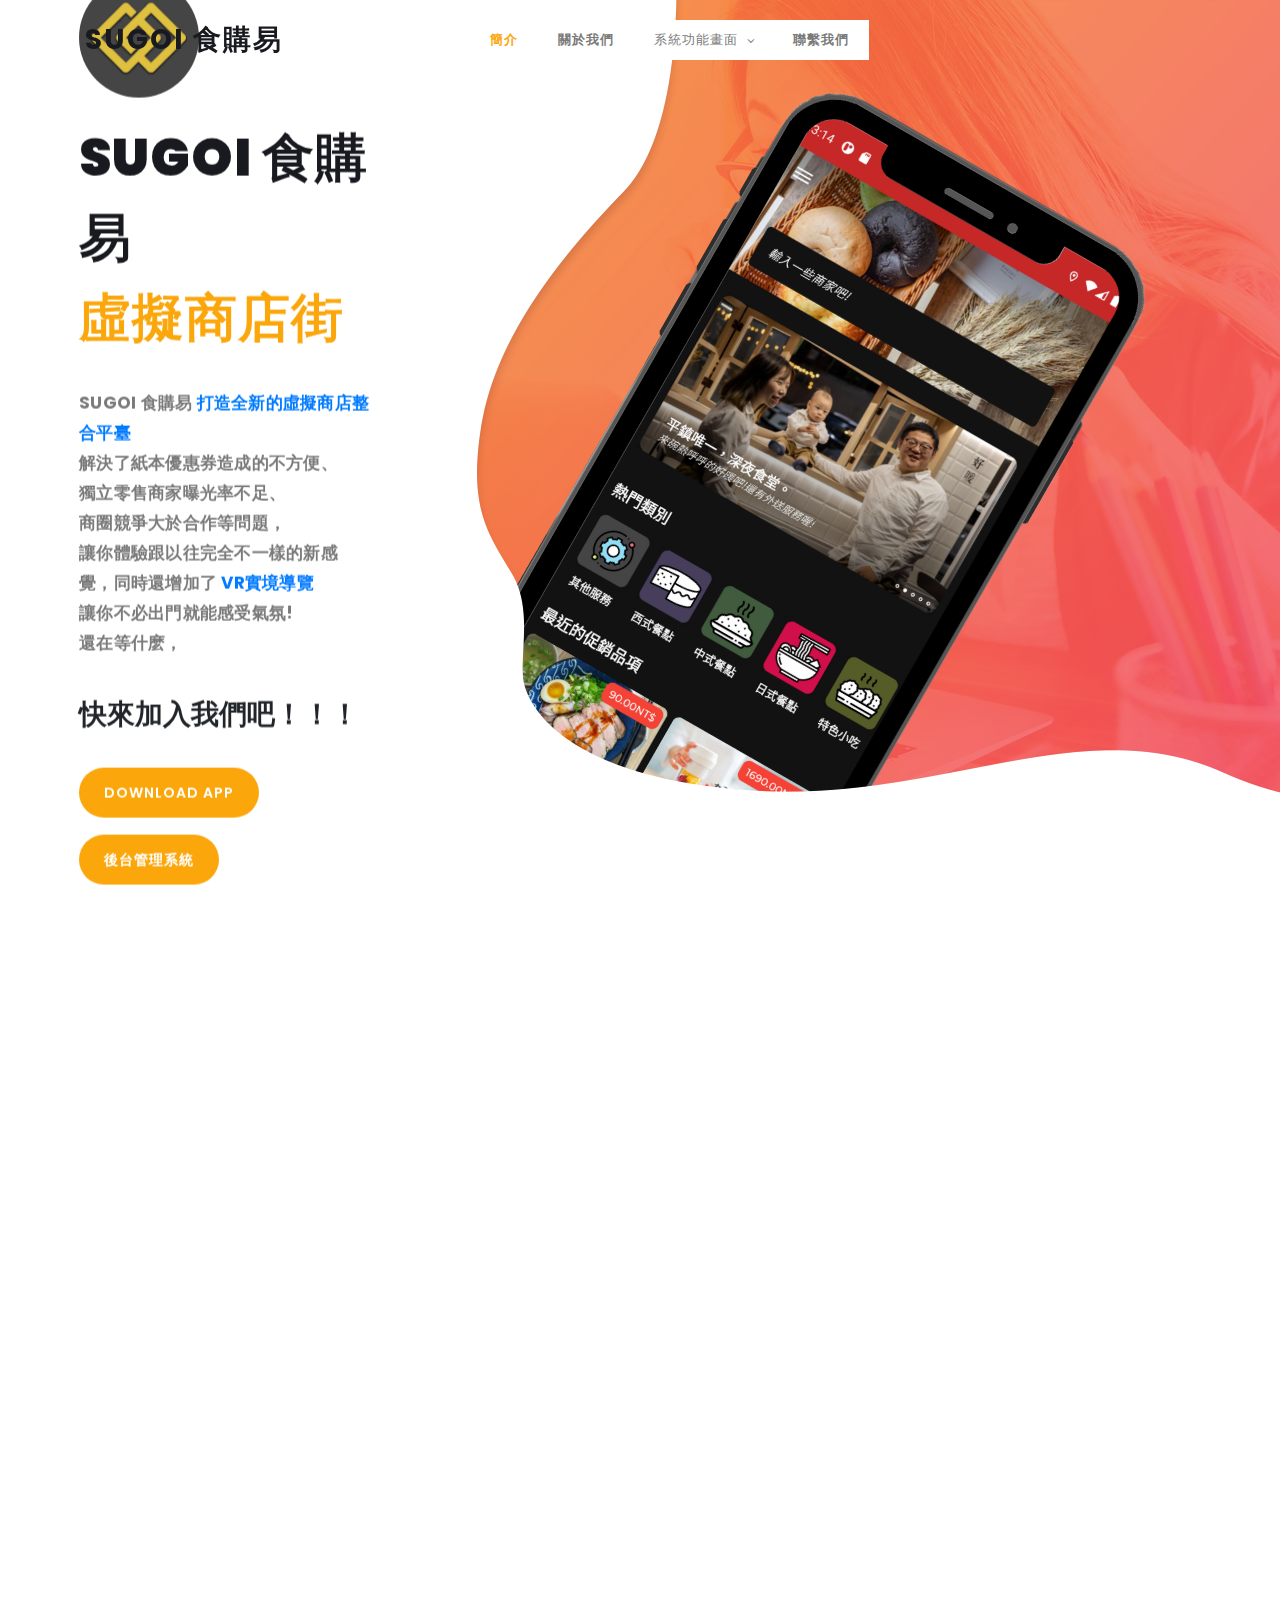
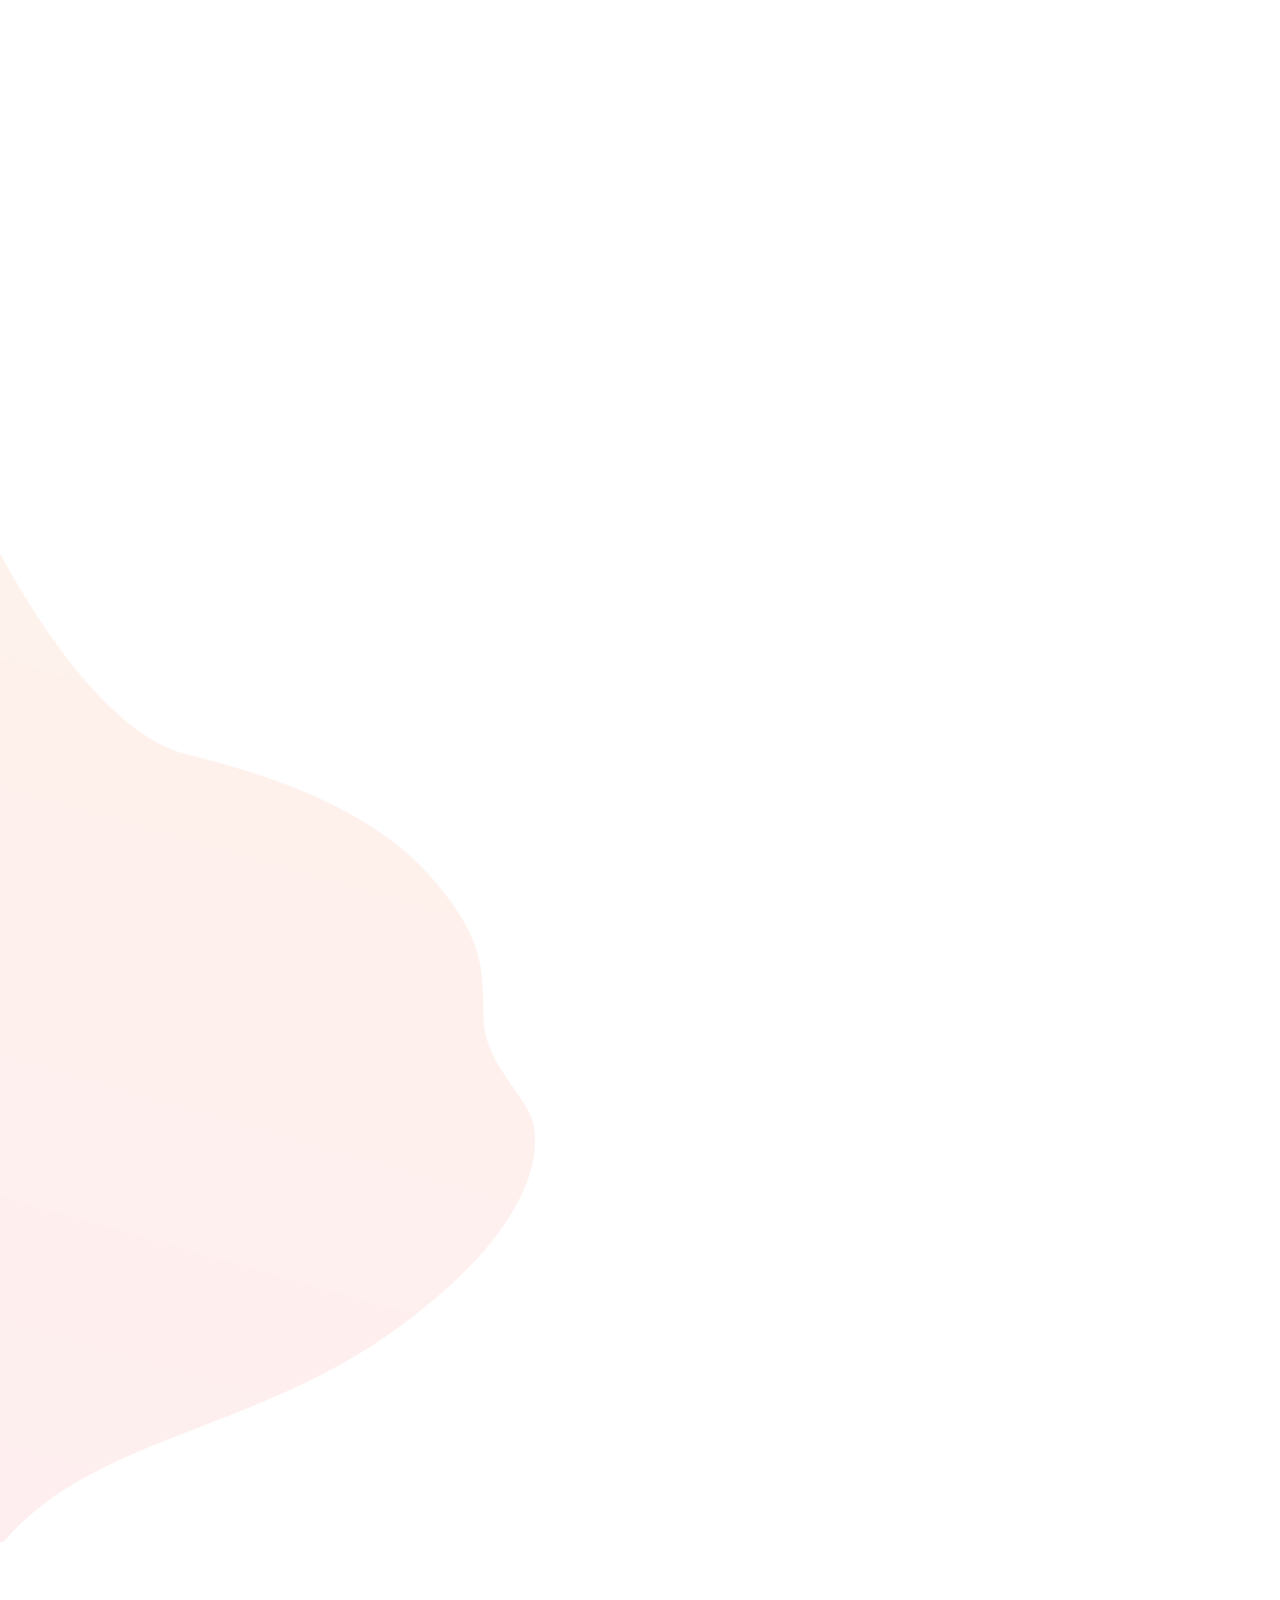
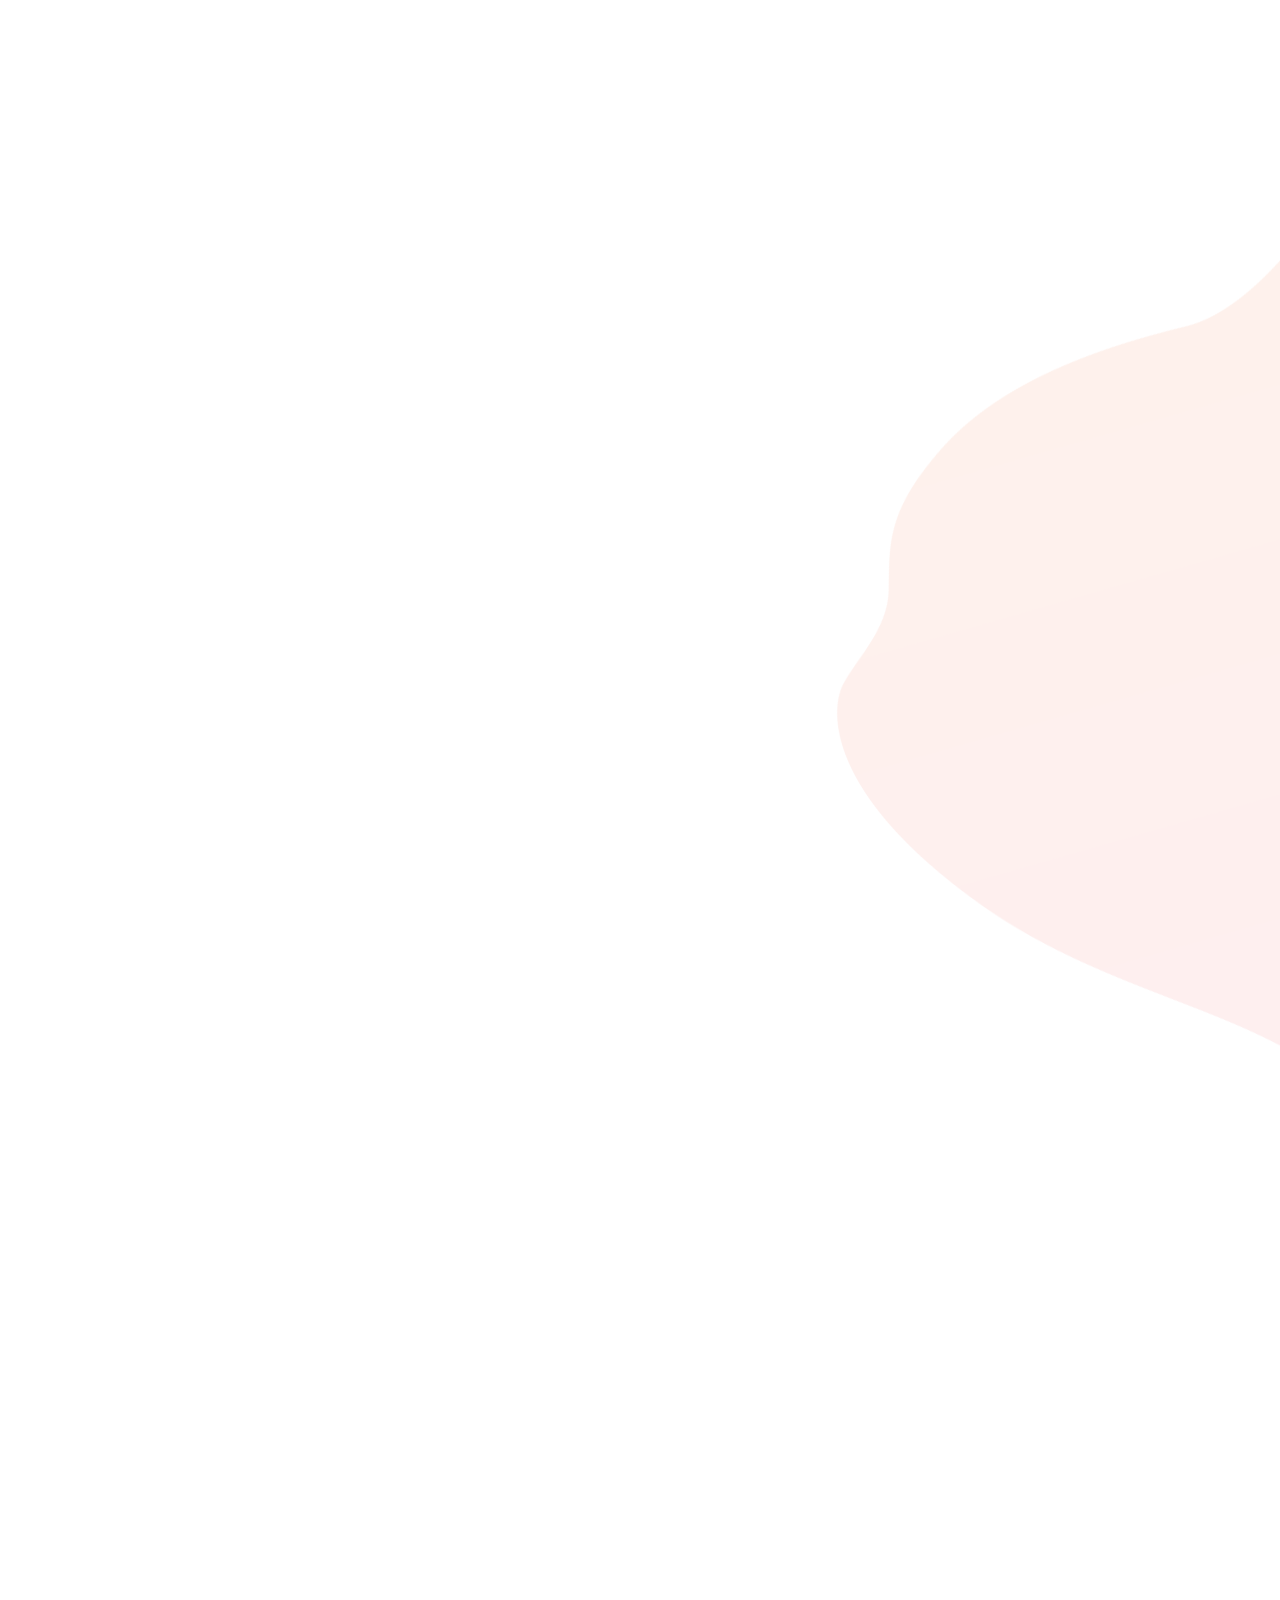
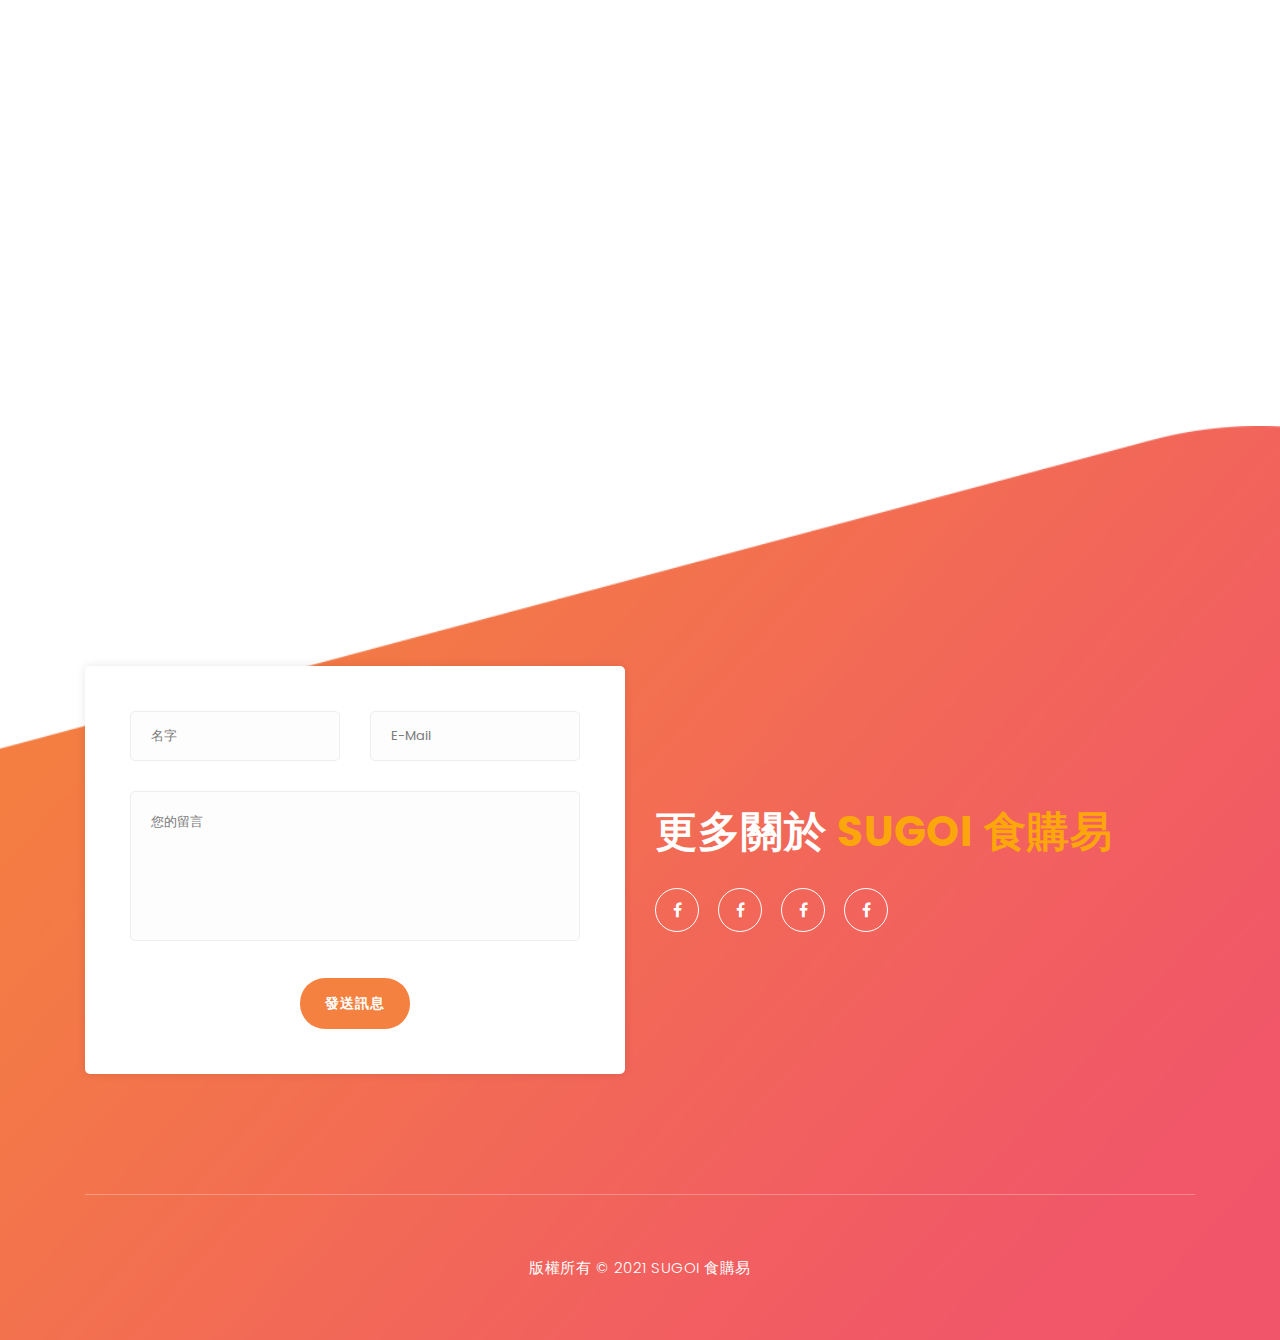
<file: Sugoi/index.html>
<!DOCTYPE html>
<html lang="en">

<head>

    <meta charset="utf-8">
    <meta name="viewport" content="width=device-width, initial-scale=1, shrink-to-fit=no">
    <meta name="description" content="">
    
    <link href="https://fonts.googleapis.com/css?family=Poppins:100,200,300,400,500,600,700,800,900&display=swap" rel="stylesheet">

    <title>SUGOI 食購易</title>


    <!--  CSS Files -->
    <link rel="stylesheet" type="text/css" href="assets/css/bootstrap.min.css">

    <link rel="stylesheet" type="text/css" href="assets/css/font-awesome.css">

    <link rel="stylesheet" href="assets/css/sugoi.css">

    <link rel="stylesheet" href="assets/css/owl-carousel.css">
	
	<link rel="stylesheet" type="text/css" href="https://csshake.surge.sh/csshake.min.css">

</head>

<body id="CCCC">
    <!-- ***** Preloader Start ***** -->
    <div id="preloader">
        <div class="jumper">
            <div></div>
            <div></div>
            <div></div>
        </div>
    </div>
    <!-- ***** Preloader End ***** -->


    <!-- ***** 標題 Start ***** -->
    <header class="header-area header-sticky">
        <div class="container">
            <div class="row">
                <div class="col-12">
                    <nav class="main-nav">
                        <!-- ***** Logo Start ***** -->
			<img class="shake-opacity shake-constant shake-freeze" id="e71" src="assets/images/71e.gif" alt="" width="100px" height="100px" style="position:fixed; top:100px; left:1550px">						
                        <a href="index.html" class="logo">
                            SUGOI 食購易
                        </a>
                        <!-- ***** Logo End ***** -->
                        <!-- ***** 菜單 Start ***** -->
                        <ul class="nav">
                            <li class="scroll-to-section"><a href="#welcome" class="menu-item" style="font-weight:bold;">簡介</a></li>
                            <li class="scroll-to-section"><a href="team.html" class="" style="font-weight:bold;">關於我們</a>
                            </li>
                            <li class="submenu">
                                <a href="javascript:;">系統功能畫面</a>
                                <ul>
                                    <li><a href="system01.html" class="">優惠劵</a></li>
                                    <li><a href="system02.html" class="">Geo Sores「地理商家」</a></li>
                                    <li><a href="system03.html" class="">VR360環景服務</a></li>
                                    <li><a href="system04.html" class="">升級商家用戶</a></li>
                                </ul>
                            </li>
                            <li class="scroll-to-section"><a href="#contact-us" class="menu-item" style="font-weight:bold;">聯繫我們</a></li>
                        </ul>
                        <a class='menu-trigger'>
                            <span>Menu</span>
                        </a>
                        <!-- ***** 菜單 End ***** -->
                    </nav>
                </div>
            </div>
        </div>
    </header>
    <!-- ***** 標題 End ***** -->


    <!-- ***** Welcome Start ***** -->
    <div class="welcome-area" id="welcome">

        <!-- ***** 主題 Start ***** -->
        <div class="header-text" style="position:relative; top:-50px;">
            <div class="container">
                <div class="row">
                    <div class="left-text col-lg-6 col-md-12 col-sm-12 col-xs-12"
                        data-scroll-reveal="enter left move 30px over 0.6s after 0.4s">
						<img src="assets/images/sugoi_icon02.png" alt="" style="width:120px; height:120px; border-radius:50%; position:relative; top:-20px;">
                        <h1>SUGOI 食購易<em><br>虛擬商店街</em></h1>
						<p style="font-weight:bold;">SUGOI 食購易 <a href="#" style="font-weight:bold;">打造全新的虛擬商店整合平臺</a><br>解決了紙本優惠券造成的不方便、
						<br>獨立零售商家曝光率不足、<br>商圈競爭大於合作等問題，<br> 讓你體驗跟以往完全不一樣的新感覺，同時還增加了 
						<a href="#" style="font-weight:bold;">VR實境導覽</a><br>讓你不必出門就能感受氣氛!
                           <br>還在等什麽，<br><h3 style="font-weight:bold;">快來加入我們吧！！！<h3></p> 
                        <a href="https://play.google.com/store/apps/details?id=com.SUGOI.apps.sugoi" target="_blank" class="main-button-slider">Download App</a><br><br>
						<a href="http://163.30.84.23/im_final/index.php/dashboard/" target="_blank" class="main-button-slider">後台管理系統</a><br><br>											
                    </div>
                </div>
            </div>
        </div>
    </div>
    <!-- *****  End ***** -->
    

    <!-- ***** 功能 Start ***** -->

    <section class="section" id="about">
        <div class="container">
            <div class="row">
                <div class="col-lg-12 col-md-6 col-sm-12 col-xs-12"
                    data-scroll-reveal="enter left move 30px over 0.6s after 0.4s" ">
                    <div class="features-item">
                        <div class="embed-responsive embed-responsive-16by9">
                            <iframe   class="embed-responsive-item" src="https://www.youtube.com/embed/Yixnu-CbYEc "
                            title="YouTube video player" frameborder="0" allow="accelerometer; autoplay; clipboard-write; encrypted-media; gyroscope; picture-in-picture" allowfullscreen></iframe>
                            <!--<a href="#testimonials" class="main-button">
                                詳情
                            </a>-->
                        </div>
                    </div>
                </div>
        </div>
    </section>
    <section class="section" id="about">
        <div class="container">
            <div class="row">
                <div class="col-lg-4 col-md-6 col-sm-12 col-xs-12"
                    data-scroll-reveal="enter left move 30px over 0.6s after 0.4s">
                    <div class="features-item">
                        <div class="features-icon">
                            <h2>01</h2>
                            <img src="assets/images/features-icon-1.png" alt="">
                            <h4 style="font-weight:bold;">附近好友</h4>
                            <p style="font-weight:bold;">覺得只有自己一個人感到無聊嗎？好友功能讓你可以與眾多用戶共同分享資訊!</p>
                            <!--<a href="#testimonials" class="main-button">
                                詳情
                            </a>-->
                        </div>
                    </div>
                </div>
                <div class="col-lg-4 col-md-6 col-sm-12 col-xs-12"
                    data-scroll-reveal="enter bottom move 30px over 0.6s after 0.4s">
                    <div class="features-item">
                        <div class="features-icon">
                            <h2>02</h2>
                            <img src="assets/images/features-icon-2.png" alt="">
                            <h4 style="font-weight:bold;">商家地圖</h4>
                            <p style="font-weight:bold;">可查詢附近有什麽店家讓你快速瞭解附近<br>有什麽美食！</p>
                            <!--<a href="#testimonials" class="main-button">
                                詳情
                            </a>-->
                        </div>
                    </div>
                </div>
                <div class="col-lg-4 col-md-6 col-sm-12 col-xs-12"
                    data-scroll-reveal="enter right move 30px over 0.6s after 0.4s">
                    <div class="features-item">
                        <div class="features-icon">
                            <h2>03</h2>
                            <img src="assets/images/features-icon-3.png" alt="">
                            <h4 style="font-weight:bold;">附近活動</h4>
                            <p style="font-weight:bold;">店家自主舉辦各式各樣的精彩活動，讓您<br>盡情享受！更不用怕錯過!</p>
                            <!--<a href="#testimonials" class="main-button">
                                詳情
                            </a>-->
                        </div>
                    </div>
                </div>
            </div>
        </div>
    </section>
    <!-- *****  End ***** -->

    <div class="left-image-decor"></div>

    <!-- ***** 平臺功能 Start ***** -->
    <section class="section" id="promotion">
        <div class="container">
            <div class="row">
                <div class="left-image col-lg-4 col-md-8 col-sm-12 mobile-bottom-fix-big"
                    data-scroll-reveal="enter left move 30px over 0.6s after 0.4s">
                    <img src="assets/images/left-image1.png" class="rounded img-fluid d-block mx-auto"  alt="App">
                </div>
                <div class="left-image col-lg-4 col-md-8 col-sm-12 mobile-bottom-fix-big"
                    data-scroll-reveal="enter left move 30px over 0.6s after 0.4s">
                    <img src="assets/images/left-image.png" class="rounded img-fluid d-block mx-auto"  alt="App">
                </div>
                <div class="left-image col-lg-4 col-md-8 col-sm-12 mobile-bottom-fix-big"
                    data-scroll-reveal="enter left move 30px over 0.6s after 0.4s">
                    <img src="assets/images/left-image2.png" class="rounded img-fluid d-block mx-auto" alt="App">
                </div>
                <div class="right-text offset-lg-3 col-lg-8 col-md-12 col-sm-12 mobile-bottom-fix">
							<br>
							<br>
							<br>
							<br>
							<br>							
                    <ul>
                        <li data-scroll-reveal="enter right move 30px over 0.6s after 0.4s">
                            <img src="assets/images/about-icon-01.png" alt="">
                            <div class="text">
                                <h4 style="font-weight:bold;">數位優惠劵</h4>
                                <p style="font-weight:bold;">本平台提供數位優惠券，不但節省印製惠券的成本，還能快速且方便的進行優惠券使用。另外本平台提供「限時」及「限量」兩種惠券，讓商家可自行彈性選擇所需優惠券種類，優惠券為QR code的形式，並提供掃描功能供店家使用。</p>
                            </div>
                        </li>
                        <li data-scroll-reveal="enter right move 30px over 0.6s after 0.5s">
                            <img src="assets/images/about-icon-02.png" alt="">
                            <div class="text">
                                <h4 style="font-weight:bold;">LBS商家推薦 </h4>
                                <p style="font-weight:bold;">本平台提供LBS(Location Base System)商家推薦的功能，依據您當時所在地區，給予您附近的店家之服務。另外，本平台也相當支持獨立店家加入，一旦能夠將所有中小商家聚集，即使沒有能力經營連鎖店家或網路平台，透過本平台提供的LBS系統，可大大增加商家的曝光機會。</p>
                            </div>
                        </li>
                        <li data-scroll-reveal="enter right move 30px over 0.6s after 0.6s">
                            <img src="assets/images/about-icon-03.png" alt="">
                            <div class="text">
                                <h4 style="font-weight:bold;">商家VR實境導覽</h4>
                                <p style="font-weight:bold;">本平台利用提供進階合作商家的VR360實境體驗,讓您能夠提前得知店家的氣氛與是否有座位區等多項資訊,可提前為活動進行規劃與準備,不必到當地就能夠如同在商家一般,為您的活動規劃更為加分。</p>
                            </div>
                        </li>
                    </ul>
                </div>
            </div>
        </div>
    </section>
    <!-- ***** End ***** -->

    <div class="right-image-decor"></div>

    <!-- ***** 貢獻想法 Starts ***** -->
    <section class="section" id="testimonials">
        <div class="container">
            <div class="row">
                <div class="col-lg-8 offset-lg-2">
                    <div class="center-heading" data-scroll-reveal="enter left move 30px over 0.6s after 0.6s">
                        <h2><em>實務貢獻</em></h2>
						<br>
						<h3 style="font-weight:bold;">《從既有「創新」》</h3>
						<br>
						 <div class="col-lg-12 col-md-6 col-sm-12 col-xs-12" data-scroll-reveal="enter bottom move 30px over 0.6s after 0.4s">
                            <div class="features-item" >
                                           
                            <p style="font-weight:bold; position:relative; top:-20px;">本平台合併了商圈發展與整合、營運分析、VR實境服務，在這之前，從未有企業能夠開發跨領域整合的電商平台，而我們為地方創生的貢獻，為老舊商圈的興起，提供了最初的火種，讓台灣這塊土地能夠萌芽更多不一樣的風采。而目前關於商圈興起方面，因為疫情影響，台灣各地都相當急需相關的機會能夠重新發展，而本平台藉由商圈整合、VR實境等服務...，利用疫情後時期的機會，預測到在各大商圈遊客將會爆發式的增長，而商圈復生卻跟不上人潮的成長趨勢，利用本平台對優惠券之分析，將能夠更能利用優惠券市場興起，並增加折扣行銷的力度!</p>
                            
                            <!--<a href="#testimonials" class="main-button">
                                詳情
                            </a>-->
                       
                            </div>
                        </div>
						<br>
                        <br>
						<h3 style="font-weight:bold;">《VR服務的「革新」》</h3>
						<br>
                        <br>
						<div class="col-lg-12 col-md-6 col-sm-12 col-xs-12" data-scroll-reveal="enter bottom move 30px over 0.6s after 0.4s">
                            <div class="features-item">                   
                                <p style="font-weight:bold; position:relative; top:-20px;">本平台之VR實境服務，而能夠讓使用者在不用出門的狀況下，就能看見栩栩如生的實物，不論產品、商家座位、商家氛圍...等等。而能夠在VR虛擬世界中能夠搶購優惠券，能夠在看到實物的情況下提前選擇商品，不但增添了趣味性，更能夠讓消費者充分使用最充裕的時間，品味商家的商品。此舉更能夠讓商家商品的優點被看見，在虛擬規模經濟的情況下，每個商家的商品更容易被看見，更能一起提升產品銷量，商家更能與消費者共同創造雙贏的局面。</p>
                            
                            <!--<a href="#testimonials" class="main-button">
                                詳情
                            </a>-->
                            </div>
                        </div>    				
                    </div>
                </div>
                 <div class="col-lg-8 offset-lg-2">
                    <div class="center-heading" data-scroll-reveal="enter right move 30px over 0.6s after 0.4s">
                        <h2><em>未來展望</em></h2>
						<br>
						<h3 style="font-weight:bold;">《FUTURE INTO INNOVATION》</h3>
						<br>
						<br>
						 <div class="col-lg-12 col-md-6 col-sm-12 col-xs-12" data-scroll-reveal="enter bottom move 30px over 0.6s after 0.4s">
                            <div class="features-item">                     
                                <p style="font-weight:bold; position:relative; top:-20px;">在後疫情時代，全球商業結構將被大洗牌。此時要怎麼創造新的商業模式，便是我們關注的課題。SUGOI 食購易希望能夠透過「生命樹夢想文創商圈」作為起頭，逐漸擴展至中壢其他商圈，乃至於將規模經濟擴展至桃園、全台灣，整合來自全台不同商圈的優惠券市場。更希望能夠持續開發出更革新，更卓越的功能，看到更多不同的需求，發展出人人都需要的虛擬商圈整合平台<br> ———  「SUGOI 食購易」!</p>
                            
                            <!--<a href="#testimonials" class="main-button">
                                詳情
                            </a>-->
                            </div>
                        </div>
                    </div>              
                </div>
            </div>
        </div>
    </section>
    <!-- *****  Ends ***** -->


    <!-- ***** Footer Start ***** -->
    <footer id="contact-us">
        <div class="container">
            <div class="footer-content">
                <div class="row">
                    <!-- ***** 留言版 Start ***** -->
                    <div class="col-lg-6 col-md-12 col-sm-12">
                        <div class="contact-form">
                            <form id="contact" action="" method="post">
                                <div class="row">
                                    <div class="col-md-6 col-sm-12">
                                        <fieldset>
                                            <input name="name" type="text" id="name" placeholder="名字" required=""
                                                style="background-color: rgba(250,250,250,0.3);">
                                        </fieldset>
                                    </div>
                                    <div class="col-md-6 col-sm-12">
                                        <fieldset>
                                            <input name="email" type="text" id="email" placeholder="E-Mail"
                                                required="" style="background-color: rgba(250,250,250,0.3);">
                                        </fieldset>
                                    </div>
                                    <div class="col-lg-12">
                                        <fieldset>
                                            <textarea name="message" rows="6" id="message" placeholder="您的留言"
                                                required="" style="background-color: rgba(250,250,250,0.3);"></textarea>
                                        </fieldset>
                                    </div>
                                    <div class="col-lg-12">
                                        <fieldset>
                                            <button type="submit" id="form-submit" class="main-button">發送訊息</button>
                                        </fieldset>
                                    </div>
                                </div>
                            </form>
                        </div>
                    </div>
                    <!-- ***** 留言版 End ***** -->
                    <div class="right-content col-lg-6 col-md-12 col-sm-12">
                        <h2>更多關於 <em>SUGOI 食購易</em></h2>
                        
                        <ul class="social">
                            <li><a href="https://www.facebook.com/profile.php?id=100002841323861" target="_blank"><i class="fa fa-facebook"></i></a></li>
                            <li><a href="https://www.facebook.com/caad.as.1" target="_blank"><i class="fa fa-facebook"></i></a></li>
                            <li><a href="https://www.facebook.com/ffoogera" target="_blank"><i class="fa fa-facebook"></i></a></li>
                            <li><a href="https://www.facebook.com/chen.kevin.750" target="_blank"><i class="fa fa-facebook"></i></a></li>
                        </ul>
                    </div>
                </div>
            </div>
            <div class="row">
                <div class="col-lg-12">
                    <div class="sub-footer">
                        <p>版權所有 &copy; 2021 SUGOI 食購易</p>
                    </div>
                </div>
            </div>
        </div>
    </footer>

    <!-- jQuery -->
    <script src="assets/js/jquery-2.1.0.min.js"></script>

    <!-- Bootstrap -->
    <script src="assets/js/popper.js"></script>
    <script src="assets/js/bootstrap.min.js"></script>

    <!-- Plugins -->
    <script src="assets/js/owl-carousel.js"></script>
    <script src="assets/js/scrollreveal.min.js"></script>
    <script src="assets/js/waypoints.min.js"></script>
    <script src="assets/js/jquery.counterup.min.js"></script>
    <script src="assets/js/imgfix.min.js"></script>

    <!-- Global Init -->
    <script src="assets/js/custom.js"></script>

</body>
</html>
</file>
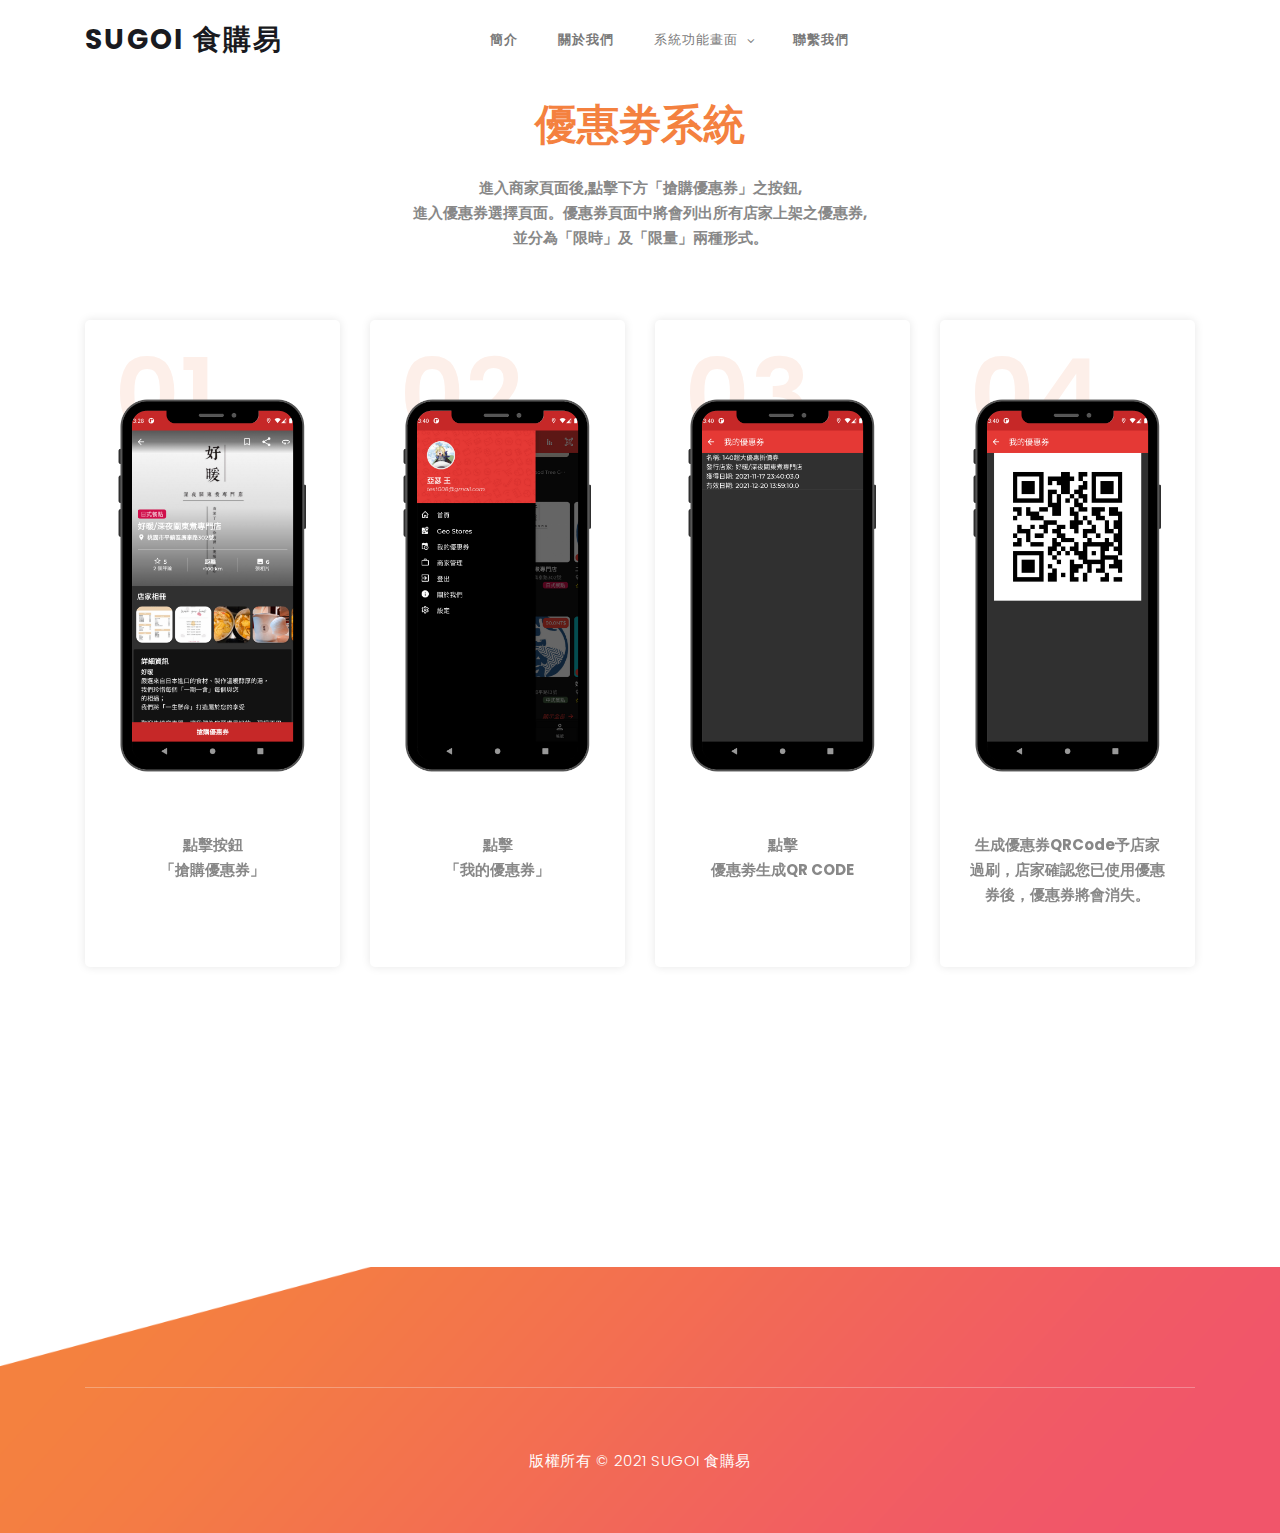
<file: Sugoi/system01.html>
<!DOCTYPE html>
<html lang="en">

<head>

    <meta charset="utf-8">
    <meta name="viewport" content="width=device-width, initial-scale=1, shrink-to-fit=no">
    <meta name="description" content="">
    
    <link href="https://fonts.googleapis.com/css?family=Poppins:100,200,300,400,500,600,700,800,900&display=swap" rel="stylesheet">

    <title>SUGOI 食購易</title>


    <!-- Additional CSS Files -->
    <link rel="stylesheet" type="text/css" href="assets/css/bootstrap.min.css">

    <link rel="stylesheet" type="text/css" href="assets/css/font-awesome.css">

    <link rel="stylesheet" href="assets/css/sugoi.css">

    <link rel="stylesheet" href="assets/css/owl-carousel.css">
	
	<link rel="stylesheet" type="text/css" href="https://csshake.surge.sh/csshake.min.css">

</head>

<body id="CCCC">
    <div id="preloader">
        <div class="jumper">
            <div></div>
            <div></div>
            <div></div>
        </div>
    </div>

    <header class="header-area header-sticky">
        <div class="container">
            <div class="row">
                <div class="col-12">
                    <nav class="main-nav">
						<img class="shake-opacity shake-constant shake-freeze" id="e71" src="assets/images/71e.gif" alt="" width="100px" height="100px" style="position:fixed; top:100px; left:1550px">
						<div class="UP">
							<a href="#CCCC"><img src="assets/images/up.png" width="70px" height="70px" style="position:fixed; top:700px; left:1550px"></a>
						</div>						
                        <a href="index.html" class="logo">
                            SUGOI 食購易
                        </a>
                        <ul class="nav">
                            <li class="scroll-to-section"><a href="index.html" class="" style="font-weight:bold;">簡介</a></li>                          
                            <li class="scroll-to-section"><a href="team.html" class="" style="font-weight:bold;">關於我們</a>
                            </li>
                            <li class="submenu">
                                <a href="javascript:;">系統功能畫面</a>
                                <ul>
                                    <li><a href="system02.html" class="">Geo Sores「地理商家」</a></li>
                                    <li><a href="system03.html" class="">VR360環景服務</a></li>
                                    <li><a href="system04.html" class="">升級商家用戶</a></li>
                                </ul>
                            </li>
                            <li class="scroll-to-section"><a href="index.html#contact-us" class="" style="font-weight:bold;">聯繫我們</a></li>
                        </ul>
                        <a class='menu-trigger'>
                            <span>Menu</span>
                        </a>
                    </nav>
                </div>
            </div>
        </div>
    </header>

    <section class="section" id="about">
        <div class="container">
            <div class="row">
            <div class="col-lg-8 offset-lg-2">
                    <div class="center-heading">
                        <h2><em>優惠劵系統</em></h2>
                        <p style="font-weight:bold;">進入商家頁面後,點擊下方「搶購優惠券」之按鈕,<br>進入優惠券選擇頁面。優惠券頁面中將會列出所有店家上架之優惠券,<br>並分為「限時」及「限量」兩種形式。</p>
                    </div>
                </div>
                <div class="col-lg-3 col-md-6 col-sm-12 col-xs-12"
                    data-scroll-reveal="enter left move 30px over 0.6s after 0.4s">
                    <div class="features-item">
                        <div class="features-icon">
                            <h2>01</h2>
                            <img src="assets/images/screenshot-1.png" alt="">
                            <p style="font-weight:bold;">點擊按鈕<br>「搶購優惠券」<br>&nbsp;&nbsp;&nbsp;&nbsp;&nbsp;&nbsp;&nbsp;&nbsp;&nbsp;&nbsp;</p>
                           
                            <!--<a href="#testimonials" class="main-button">
                                詳情
                            </a>-->
                        </div>
                    </div>
                </div>					
                <div class="col-lg-3 col-md-6 col-sm-12 col-xs-12"
                    data-scroll-reveal="enter bottom move 30px over 0.6s after 0.4s">
                    <div class="features-item">
                        <div class="features-icon">
                            <h2>02</h2>
                            <img src="assets/images/screenshot-2.png" alt="">
                            <p style="font-weight:bold;">點擊<br>「我的優惠券」<br>&nbsp;&nbsp;&nbsp;&nbsp;&nbsp;&nbsp;&nbsp;&nbsp;&nbsp;&nbsp;</p>
                            
                            <!--<a href="#testimonials" class="main-button">
                                詳情
                            </a>-->
                        </div>
                    </div>
                </div>
                <div class="col-lg-3 col-md-6 col-sm-12 col-xs-12"
                    data-scroll-reveal="enter bottom move 30px over 0.6s after 0.4s">
                    <div class="features-item">
                        <div class="features-icon">
                            <h2>03</h2>
                            <img src="assets/images/screenshot-3.png" alt="">
                            <p style="font-weight:bold;">點擊<br>優惠劵生成QR CODE<br>&nbsp;&nbsp;&nbsp;&nbsp;&nbsp;&nbsp;&nbsp;&nbsp;&nbsp;&nbsp;</p>
                            
                            <!--<a href="#testimonials" class="main-button">
                                詳情
                            </a>-->
                        </div>
                    </div>
                </div>
                <div class="col-lg-3 col-md-6 col-sm-12 col-xs-12"
                    data-scroll-reveal="enter right move 30px over 0.6s after 0.4s">
                    <div class="features-item">
                        <div class="features-icon">
                            <h2>04</h2>
                            <img src="assets/images/screenshot-4.png" alt="">
                            <p style="font-weight:bold;">生成優惠券QRCode予店家過刷，店家確認您已使用優惠券後，優惠券將會消失。</p>
                            
                            <!--<a href="#testimonials" class="main-button">
                                詳情
                            </a>-->
                        </div>
                    </div>
                </div>
            </div>
        </div>
    </section>
    <footer id="contact-us">
        <div class="container">
   
            <div class="row">
                <div class="col-lg-12">
                    <div class="sub-footer">
                        <p>版權所有 &copy; 2021 SUGOI 食購易</p>
                    </div>
                </div>
            </div>
        </div>
    </footer>

    <!-- jQuery -->
    <script src="assets/js/jquery-2.1.0.min.js"></script>

    <!-- Bootstrap -->
    <script src="assets/js/popper.js"></script>
    <script src="assets/js/bootstrap.min.js"></script>

    <!-- Plugins -->
    <script src="assets/js/owl-carousel.js"></script>
    <script src="assets/js/scrollreveal.min.js"></script>
    <script src="assets/js/waypoints.min.js"></script>
    <script src="assets/js/jquery.counterup.min.js"></script>
    <script src="assets/js/imgfix.min.js"></script>

    <!-- Global Init -->
    <script src="assets/js/custom.js"></script>

</body>
</html>
</file>
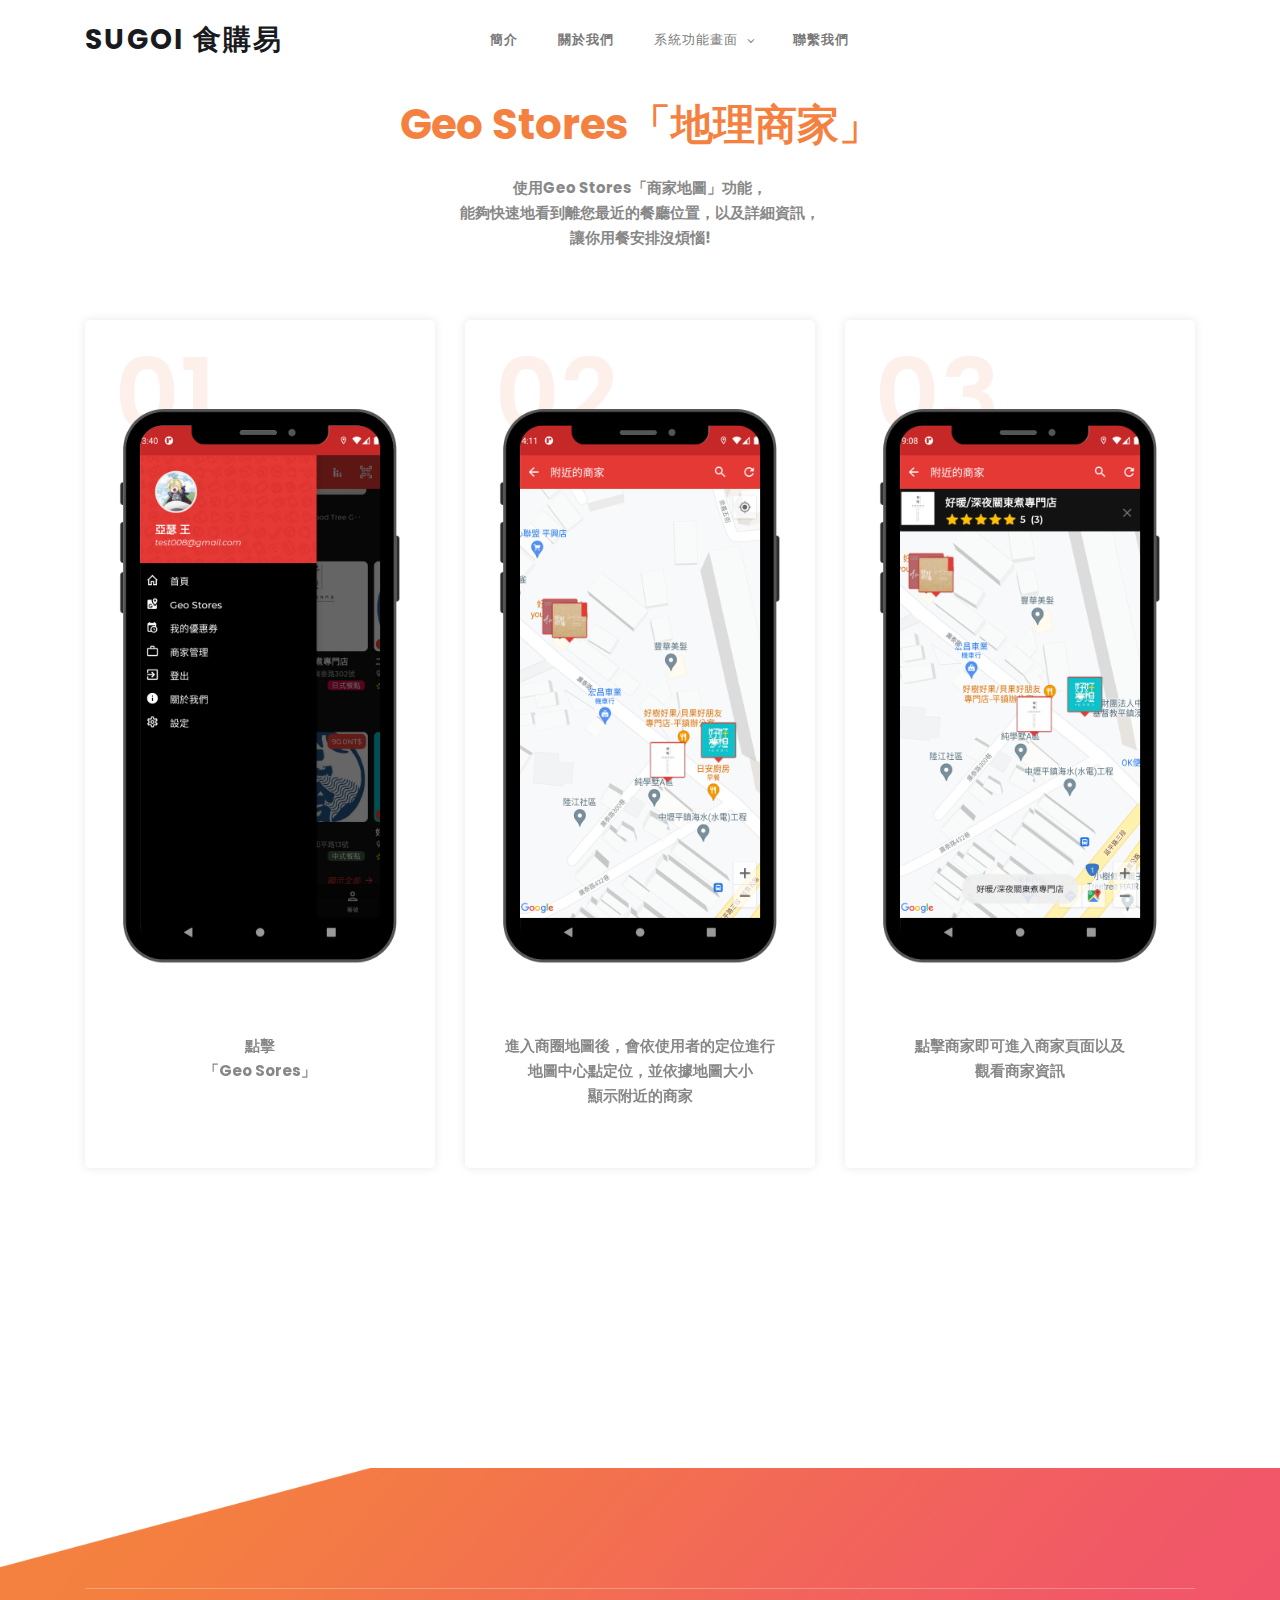
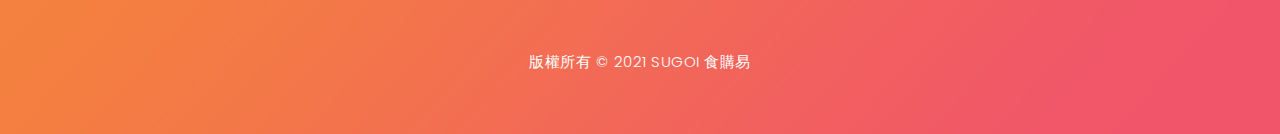
<file: Sugoi/system02.html>
<!DOCTYPE html>
<html lang="en">

<head>

    <meta charset="utf-8">
    <meta name="viewport" content="width=device-width, initial-scale=1, shrink-to-fit=no">
    <meta name="description" content="">
    
    <link href="https://fonts.googleapis.com/css?family=Poppins:100,200,300,400,500,600,700,800,900&display=swap" rel="stylesheet">

    <title>SUGOI 食購易</title>


    <!-- Additional CSS Files -->
    <link rel="stylesheet" type="text/css" href="assets/css/bootstrap.min.css">

    <link rel="stylesheet" type="text/css" href="assets/css/font-awesome.css">

    <link rel="stylesheet" href="assets/css/sugoi.css">

    <link rel="stylesheet" href="assets/css/owl-carousel.css">
	
	<link rel="stylesheet" type="text/css" href="https://csshake.surge.sh/csshake.min.css">

</head>

<body id="CCCC">
    <div id="preloader">
        <div class="jumper">
            <div></div>
            <div></div>
            <div></div>
        </div>
    </div>

    <header class="header-area header-sticky">
        <div class="container">
            <div class="row">
                <div class="col-12">
                    <nav class="main-nav">
						<img class="shake-opacity shake-constant shake-freeze" id="e71" src="assets/images/71e.gif" alt="" width="100px" height="100px" style="position:fixed; top:100px; left:1550px">
						<div class="UP">
							<a href="#CCCC"><img src="assets/images/up.png" width="70px" height="70px" style="position:fixed; top:700px; left:1550px"></a>
						</div>						
                        <a href="index.html" class="logo">
                            SUGOI 食購易
                        </a>
                        <ul class="nav">
                            <li class="scroll-to-section"><a href="index.html" class="" style="font-weight:bold;">簡介</a></li>                     
                            <li class="scroll-to-section"><a href="team.html" class="" style="font-weight:bold;">關於我們</a>
                            </li>
                            <li class="submenu">
                                <a href="javascript:;">系統功能畫面</a>
                                <ul>
                                    <li><a href="system01.html" class="">優惠劵</a></li>
                                    <li><a href="system03.html" class="">VR360環景服務</a></li>
                                    <li><a href="system04.html" class="">升級商家用戶</a></li>
                                </ul>
                            </li>
                            <li class="scroll-to-section"><a href="index.html#contact-us" class="" style="font-weight:bold;">聯繫我們</a></li>
                        </ul>
                        <a class='menu-trigger'>
                            <span>Menu</span>
                        </a>
                    </nav>
                </div>
            </div>
        </div>
    </header>

    <section class="section" id="about">
        <div class="container">
            <div class="row">
            <div class="col-lg-8 offset-lg-2">
                    <div class="center-heading">
                        <h2><em>Geo Stores「地理商家」</em></h2>
                        <p style="font-weight:bold;">使用Geo Stores「商家地圖」功能，<br>能夠快速地看到離您最近的餐廳位置，以及詳細資訊，<br>讓你用餐安排沒煩惱!</p>
                    </div>
                </div>
                
                <div class="col-lg-4 col-md-6 col-sm-12 col-xs-12"
                    data-scroll-reveal="enter left move 30px over 0.6s after 0.4s">
                    <div class="features-item">
                        <div class="features-icon">
                            <h2>01</h2>
                            <img src="assets/images/screenshot-2.png" alt="">
                            <p style="font-weight:bold;">點擊<br>「Geo Sores」<br>&nbsp;&nbsp;&nbsp;&nbsp;&nbsp;&nbsp;&nbsp;&nbsp;&nbsp;&nbsp;</p>
                            
                            <!--<a href="#testimonials" class="main-button">
                                詳情
                            </a>-->
                        </div>
                    </div>
                </div>
                <div class="col-lg-4 col-md-6 col-sm-12 col-xs-12"
                    data-scroll-reveal="enter bottom move 30px over 0.6s after 0.4s">
                    <div class="features-item">
                        <div class="features-icon">
                            <h2>02</h2>
                            <img src="assets/images/screenshot-5.png" alt="">
                            <p style="font-weight:bold;">進入商圈地圖後，會依使用者的定位進行<br>地圖中心點定位，並依據地圖大小<br>顯示附近的商家</p>
                            
                            <!--<a href="#testimonials" class="main-button">
                                詳情
                            </a>-->
                        </div>
                    </div>
                </div>
                <div class="col-lg-4 col-md-6 col-sm-12 col-xs-12"
                    data-scroll-reveal="enter right move 30px over 0.6s after 0.4s">
                    <div class="features-item">
                        <div class="features-icon">
                            <h2>03</h2>
                            <img src="assets/images/screenshot-6.png" alt="">
                            <p style="font-weight:bold;">點擊商家即可進入商家頁面以及<br>觀看商家資訊<br>&nbsp;&nbsp;&nbsp;&nbsp;&nbsp;&nbsp;&nbsp;&nbsp;&nbsp;&nbsp;</p>
                            
                            <!--<a href="#testimonials" class="main-button">
                                詳情
                            </a>-->
                        </div>
                    </div>
                </div>
            </div>
        </div>
    </section>

    <footer id="contact-us">
        <div class="container">
   
            <div class="row">
                <div class="col-lg-12">
                    <div class="sub-footer">
                        <p>版權所有 &copy; 2021 SUGOI 食購易</p>
                    </div>
                </div>
            </div>
        </div>
    </footer>

    <!-- jQuery -->
    <script src="assets/js/jquery-2.1.0.min.js"></script>

    <!-- Bootstrap -->
    <script src="assets/js/popper.js"></script>
    <script src="assets/js/bootstrap.min.js"></script>

    <!-- Plugins -->
    <script src="assets/js/owl-carousel.js"></script>
    <script src="assets/js/scrollreveal.min.js"></script>
    <script src="assets/js/waypoints.min.js"></script>
    <script src="assets/js/jquery.counterup.min.js"></script>
    <script src="assets/js/imgfix.min.js"></script>

    <!-- Global Init -->
    <script src="assets/js/custom.js"></script>

</body>
</html>
</file>
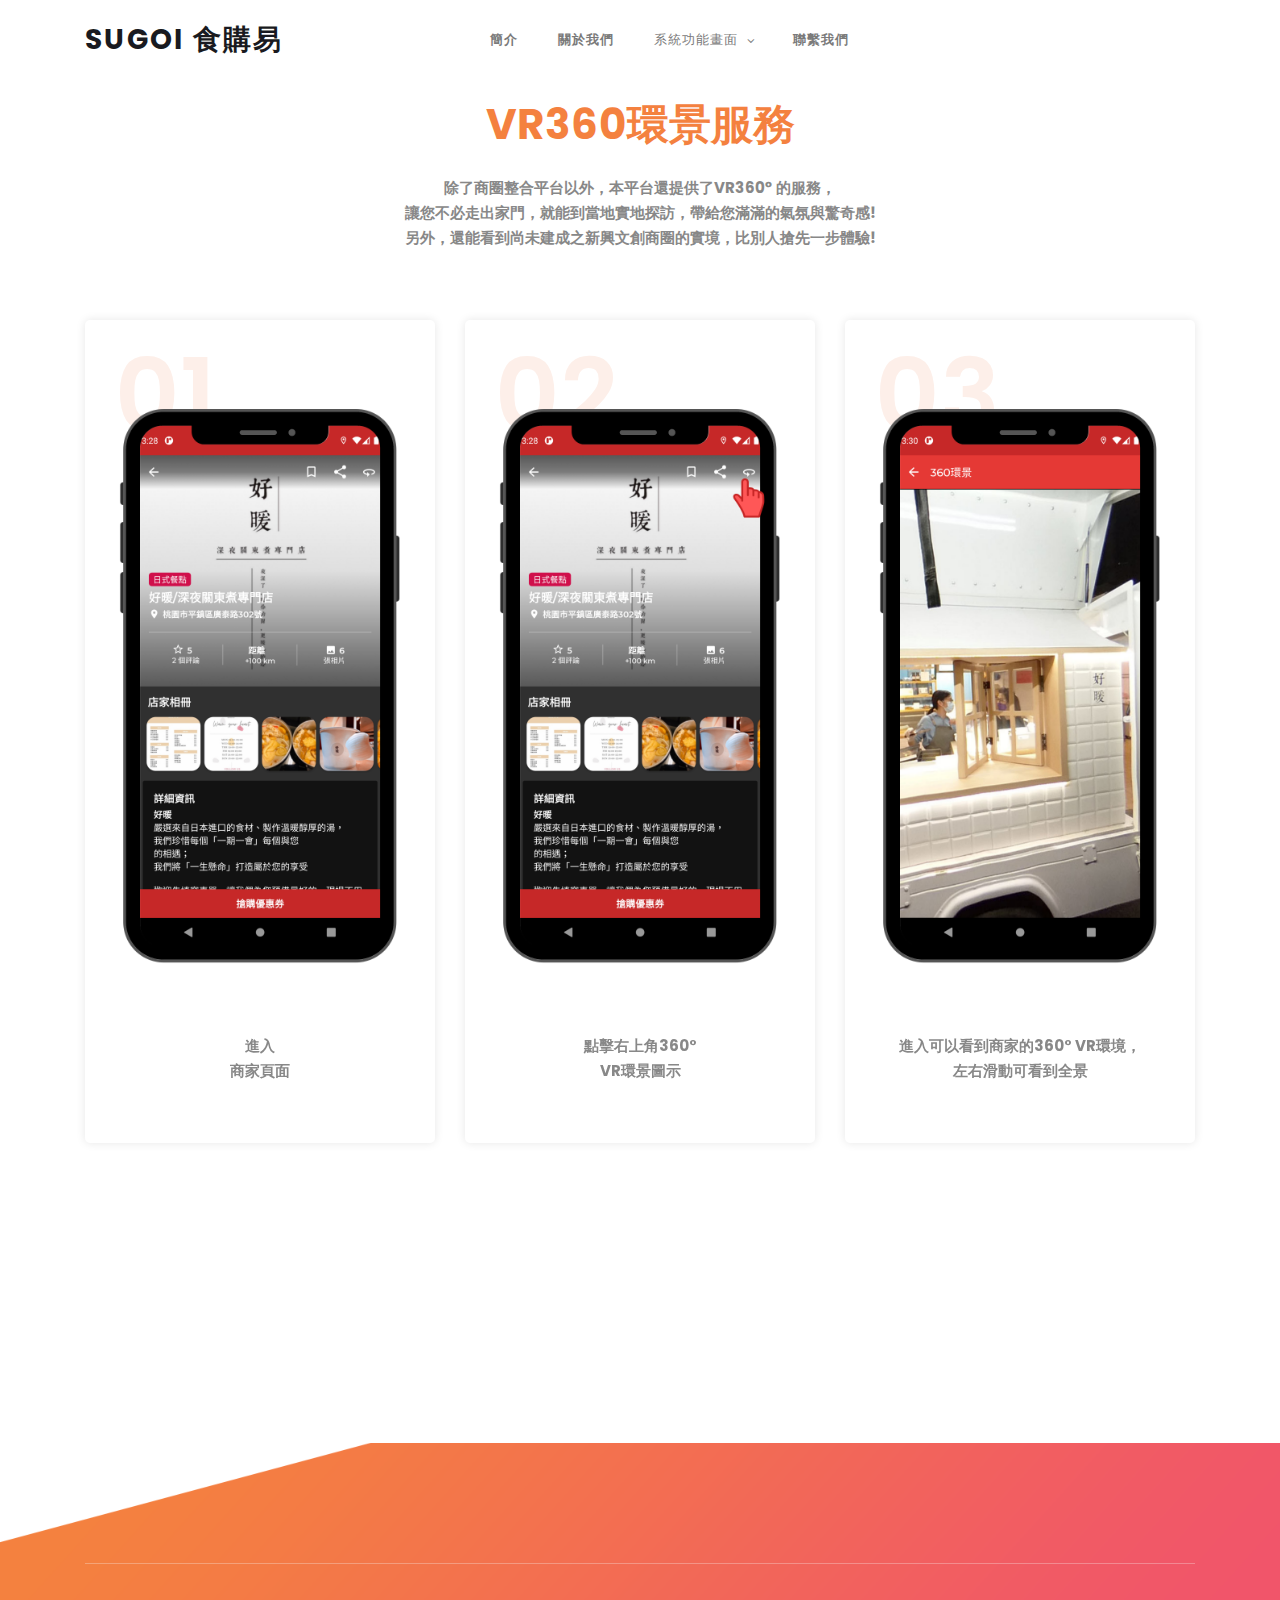
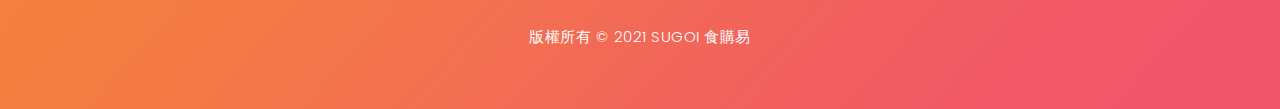
<file: Sugoi/system03.html>
<!DOCTYPE html>
<html lang="en">

<head>

    <meta charset="utf-8">
    <meta name="viewport" content="width=device-width, initial-scale=1, shrink-to-fit=no">
    <meta name="description" content="">
    
    <link href="https://fonts.googleapis.com/css?family=Poppins:100,200,300,400,500,600,700,800,900&display=swap" rel="stylesheet">

    <title>SUGOI 食購易</title>


    <!-- Additional CSS Files -->
    <link rel="stylesheet" type="text/css" href="assets/css/bootstrap.min.css">

    <link rel="stylesheet" type="text/css" href="assets/css/font-awesome.css">

    <link rel="stylesheet" href="assets/css/sugoi.css">

    <link rel="stylesheet" href="assets/css/owl-carousel.css">
	
	<link rel="stylesheet" type="text/css" href="https://csshake.surge.sh/csshake.min.css">

</head>

<body id="CCCC">
 
    <div id="preloader">
        <div class="jumper">
            <div></div>
            <div></div>
            <div></div>
        </div>
    </div>

    <header class="header-area header-sticky">
        <div class="container">
            <div class="row">
                <div class="col-12">
                    <nav class="main-nav">
               
						<img class="shake-opacity shake-constant shake-freeze" id="e71" src="assets/images/71e.gif" alt="" width="100px" height="100px" style="position:fixed; top:100px; left:1550px">
						<div class="UP">
							<a href="#CCCC"><img src="assets/images/up.png" width="70px" height="70px" style="position:fixed; top:700px; left:1550px"></a>
						</div>						
                        <a href="index.html" class="logo">
                            SUGOI 食購易
                        </a>
               
                        <ul class="nav">
                            <li class="scroll-to-section"><a href="index.html" class="" style="font-weight:bold;">簡介</a></li>                            
                            <li class="scroll-to-section"><a href="team.html" class="" style="font-weight:bold;">關於我們</a>
                            </li>
                            <li class="submenu">
                                <a href="javascript:;">系統功能畫面</a>
                                <ul>
                                    <li><a href="system01.html" class="">優惠劵</a></li>
                                    <li><a href="system02.html" class="">Geo Sores「地理商家」</a></li>
                                    <li><a href="system04.html" class="">升級商家用戶</a></li>
                                </ul>
                            </li>
                            <li class="scroll-to-section"><a href="index.html#contact-us" class="" style="font-weight:bold;">聯繫我們</a></li>
                        </ul>
                        <a class='menu-trigger'>
                            <span>Menu</span>
                        </a>
                   
                    </nav>
                </div>
            </div>
        </div>
    </header>

    <section class="section" id="about">
        <div class="container">
            <div class="row">
            <div class="col-lg-8 offset-lg-2">
                    <div class="center-heading">
                        <h2><em>VR360環景服務</em></h2>
                        <p style="font-weight:bold;">除了商圈整合平台以外，本平台還提供了VR360° 的服務，<br>讓您不必走出家門，就能到當地實地探訪，帶給您滿滿的氣氛與驚奇感!<br>另外，還能看到尚未建成之新興文創商圈的實境，比別人搶先一步體驗!</p>
                    </div>
                </div>
                
                <div class="col-lg-4 col-md-6 col-sm-12 col-xs-12"
                    data-scroll-reveal="enter left move 30px over 0.6s after 0.4s">
                    <div class="features-item">
                        <div class="features-icon">
                            <h2>01</h2>
                            <img src="assets/images/screenshot-1.png" alt="">
                            <p style="font-weight:bold;">進入<br>商家頁面</p>
                            
                            <!--<a href="#testimonials" class="main-button">
                                詳情
                            </a>-->
                        </div>
                    </div>
                </div>
                <div class="col-lg-4 col-md-6 col-sm-12 col-xs-12"
                    data-scroll-reveal="enter bottom move 30px over 0.6s after 0.4s">
                    <div class="features-item">
                        <div class="features-icon">
                            <h2>02</h2>
                            <img src="assets/images/screenshot-7.png" alt="">
                            <p style="font-weight:bold;">點擊右上角360°<br>VR環景圖示</p>
                            
                            <!--<a href="#testimonials" class="main-button">
                                詳情
                            </a>-->
                        </div>
                    </div>
                </div>
                <div class="col-lg-4 col-md-6 col-sm-12 col-xs-12"
                    data-scroll-reveal="enter right move 30px over 0.6s after 0.4s">
                    <div class="features-item">
                        <div class="features-icon">
                            <h2>03</h2>
                            <img src="assets/images/screenshot-8.png" alt="">
                            <p style="font-weight:bold;">進入可以看到商家的360° VR環境，<br>左右滑動可看到全景</p>
                            
                            <!--<a href="#testimonials" class="main-button">
                                詳情
                            </a>-->
                        </div>
                    </div>
                </div>
            </div>
        </div>
    </section>

    <footer id="contact-us">
        <div class="container">
   
            <div class="row">
                <div class="col-lg-12">
                    <div class="sub-footer">
                        <p>版權所有 &copy; 2021 SUGOI 食購易</p>
                    </div>
                </div>
            </div>
        </div>
    </footer>

    <!-- jQuery -->
    <script src="assets/js/jquery-2.1.0.min.js"></script>

    <!-- Bootstrap -->
    <script src="assets/js/popper.js"></script>
    <script src="assets/js/bootstrap.min.js"></script>

    <!-- Plugins -->
    <script src="assets/js/owl-carousel.js"></script>
    <script src="assets/js/scrollreveal.min.js"></script>
    <script src="assets/js/waypoints.min.js"></script>
    <script src="assets/js/jquery.counterup.min.js"></script>
    <script src="assets/js/imgfix.min.js"></script>

    <!-- Global Init -->
    <script src="assets/js/custom.js"></script>

</body>
</html>
</file>
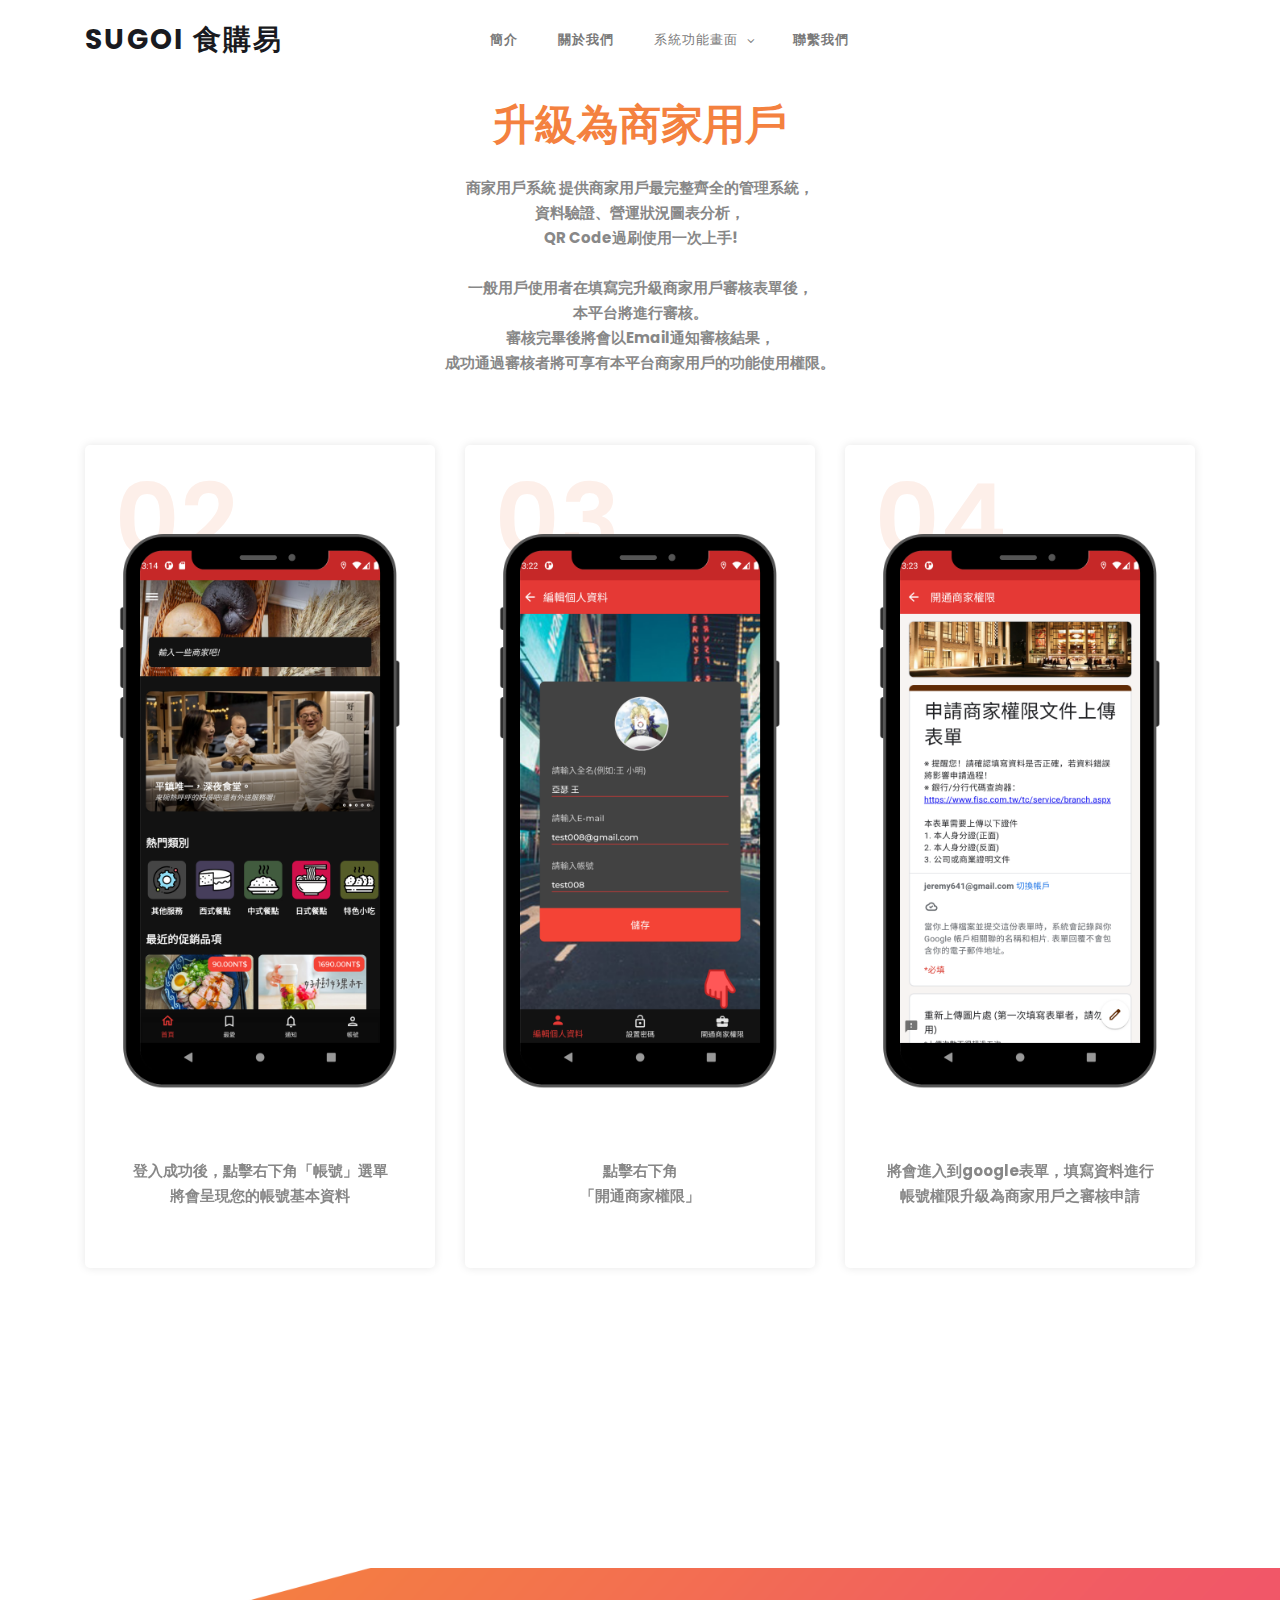
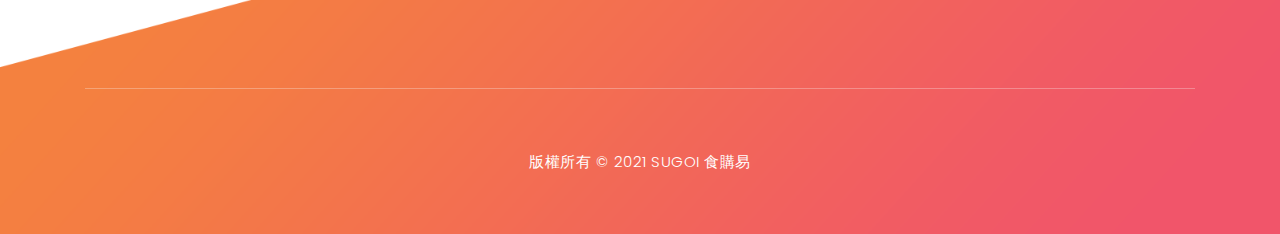
<file: Sugoi/system04.html>
<!DOCTYPE html>
<html lang="en">

<head>

    <meta charset="utf-8">
    <meta name="viewport" content="width=device-width, initial-scale=1, shrink-to-fit=no">
    <meta name="description" content="">
    
    <link href="https://fonts.googleapis.com/css?family=Poppins:100,200,300,400,500,600,700,800,900&display=swap" rel="stylesheet">

    <title>SUGOI 食購易</title>


    <!-- Additional CSS Files -->
    <link rel="stylesheet" type="text/css" href="assets/css/bootstrap.min.css">

    <link rel="stylesheet" type="text/css" href="assets/css/font-awesome.css">

    <link rel="stylesheet" href="assets/css/sugoi.css">

    <link rel="stylesheet" href="assets/css/owl-carousel.css">
	
	<link rel="stylesheet" type="text/css" href="https://csshake.surge.sh/csshake.min.css">

</head>

<body id="CCCC">

    <div id="preloader">
        <div class="jumper">
            <div></div>
            <div></div>
            <div></div>
        </div>
    </div>

    <header class="header-area header-sticky">
        <div class="container">
            <div class="row">
                <div class="col-12">
                    <nav class="main-nav">
   
						<img class="shake-opacity shake-constant shake-freeze" id="e71" src="assets/images/71e.gif" alt="" width="100px" height="100px" style="position:fixed; top:100px; left:1550px">
						<div class="UP">
							<a href="#CCCC"><img src="assets/images/up.png" width="70px" height="70px" style="position:fixed; top:700px; left:1550px"></a>
						</div>						
                        <a href="index.html" class="logo">
                            SUGOI 食購易
                        </a>
 
                        <ul class="nav">
                            <li class="scroll-to-section"><a href="index.html" class="" style="font-weight:bold;">簡介</a></li>                       
                            <li class="scroll-to-section"><a href="team.html" class="" style="font-weight:bold;">關於我們</a>
                            </li>
                            <li class="submenu">
                                <a href="javascript:;">系統功能畫面</a>
                                <ul>
                                    <li><a href="system01.html" class="">優惠劵</a></li>
                                    <li><a href="system02.html" class="">Geo Sores「地理商家」</a></li>
                                    <li><a href="system03.html" class="">VR360環景服務</a></li>
                                </ul>
                            </li>
                            <li class="scroll-to-section"><a href="index.html#contact-us" class="" style="font-weight:bold;">聯繫我們</a></li>
                        </ul>
                        <a class='menu-trigger'>
                            <span>Menu</span>
                        </a>
                    </nav>
                </div>
            </div>
        </div>
    </header>

    <section class="section" id="about">
        <div class="container">
            <div class="row">
            <div class="col-lg-8 offset-lg-2">
                    <div class="center-heading">
                        <h2><em>升級為商家用戶</em></h2>
                        <p style="font-weight:bold;">商家用戶系統 提供商家用戶最完整齊全的管理系統，<br>資料驗證、營運狀況圖表分析，<br>QR Code過刷使用一次上手!<br><br>一般用戶使用者在填寫完升級商家用戶審核表單後，<br>本平台將進行審核。<br>審核完畢後將會以Email通知審核結果，<br>成功通過審核者將可享有本平台商家用戶的功能使用權限。</p>
                    </div>
                </div>
                
                <div class="col-lg-4 col-md-6 col-sm-12 col-xs-12"
                    data-scroll-reveal="enter left move 30px over 0.6s after 0.4s">
                    <div class="features-item">
                        <div class="features-icon">
                            <h2>02</h2>
                            <img src="assets/images/screenshot-11.png" alt="">
                            <p style="font-weight:bold;">登入成功後，點擊右下角「帳號」選單<br>將會呈現您的帳號基本資料</p>
                            
                            <!--<a href="#testimonials" class="main-button">
                                詳情
                            </a>-->
                        </div>
                    </div>
                </div>
                <div class="col-lg-4 col-md-6 col-sm-12 col-xs-12"
                    data-scroll-reveal="enter bottom move 30px over 0.6s after 0.4s">
                    <div class="features-item">
                        <div class="features-icon">
                            <h2>03</h2>
                            <img src="assets/images/screenshot-9.png" alt="">
                            <p style="font-weight:bold;">點擊右下角<br>「開通商家權限」</p>
                            
                            <!--<a href="#testimonials" class="main-button">
                                詳情
                            </a>-->
                        </div>
                    </div>
                </div>
                <div class="col-lg-4 col-md-6 col-sm-12 col-xs-12"
                    data-scroll-reveal="enter right move 30px over 0.6s after 0.4s">
                    <div class="features-item">
                        <div class="features-icon">
                            <h2>04</h2>
                            <img src="assets/images/screenshot-10.png" alt="">
                            <p style="font-weight:bold;">將會進入到google表單，填寫資料進行<br>帳號權限升級為商家用戶之審核申請</p>
                            
                            <!--<a href="#testimonials" class="main-button">
                                詳情
                            </a>-->
                        </div>
                    </div>
                </div>
            </div>
        </div>
    </section>

    <footer id="contact-us">
        <div class="container">
   
            <div class="row">
                <div class="col-lg-12">
                    <div class="sub-footer">
                        <p>版權所有 &copy; 2021 SUGOI 食購易</p>
                    </div>
                </div>
            </div>
        </div>
    </footer>

    <!-- jQuery -->
    <script src="assets/js/jquery-2.1.0.min.js"></script>

    <!-- Bootstrap -->
    <script src="assets/js/popper.js"></script>
    <script src="assets/js/bootstrap.min.js"></script>

    <!-- Plugins -->
    <script src="assets/js/owl-carousel.js"></script>
    <script src="assets/js/scrollreveal.min.js"></script>
    <script src="assets/js/waypoints.min.js"></script>
    <script src="assets/js/jquery.counterup.min.js"></script>
    <script src="assets/js/imgfix.min.js"></script>

    <!-- Global Init -->
    <script src="assets/js/custom.js"></script>

</body>
</html>
</file>
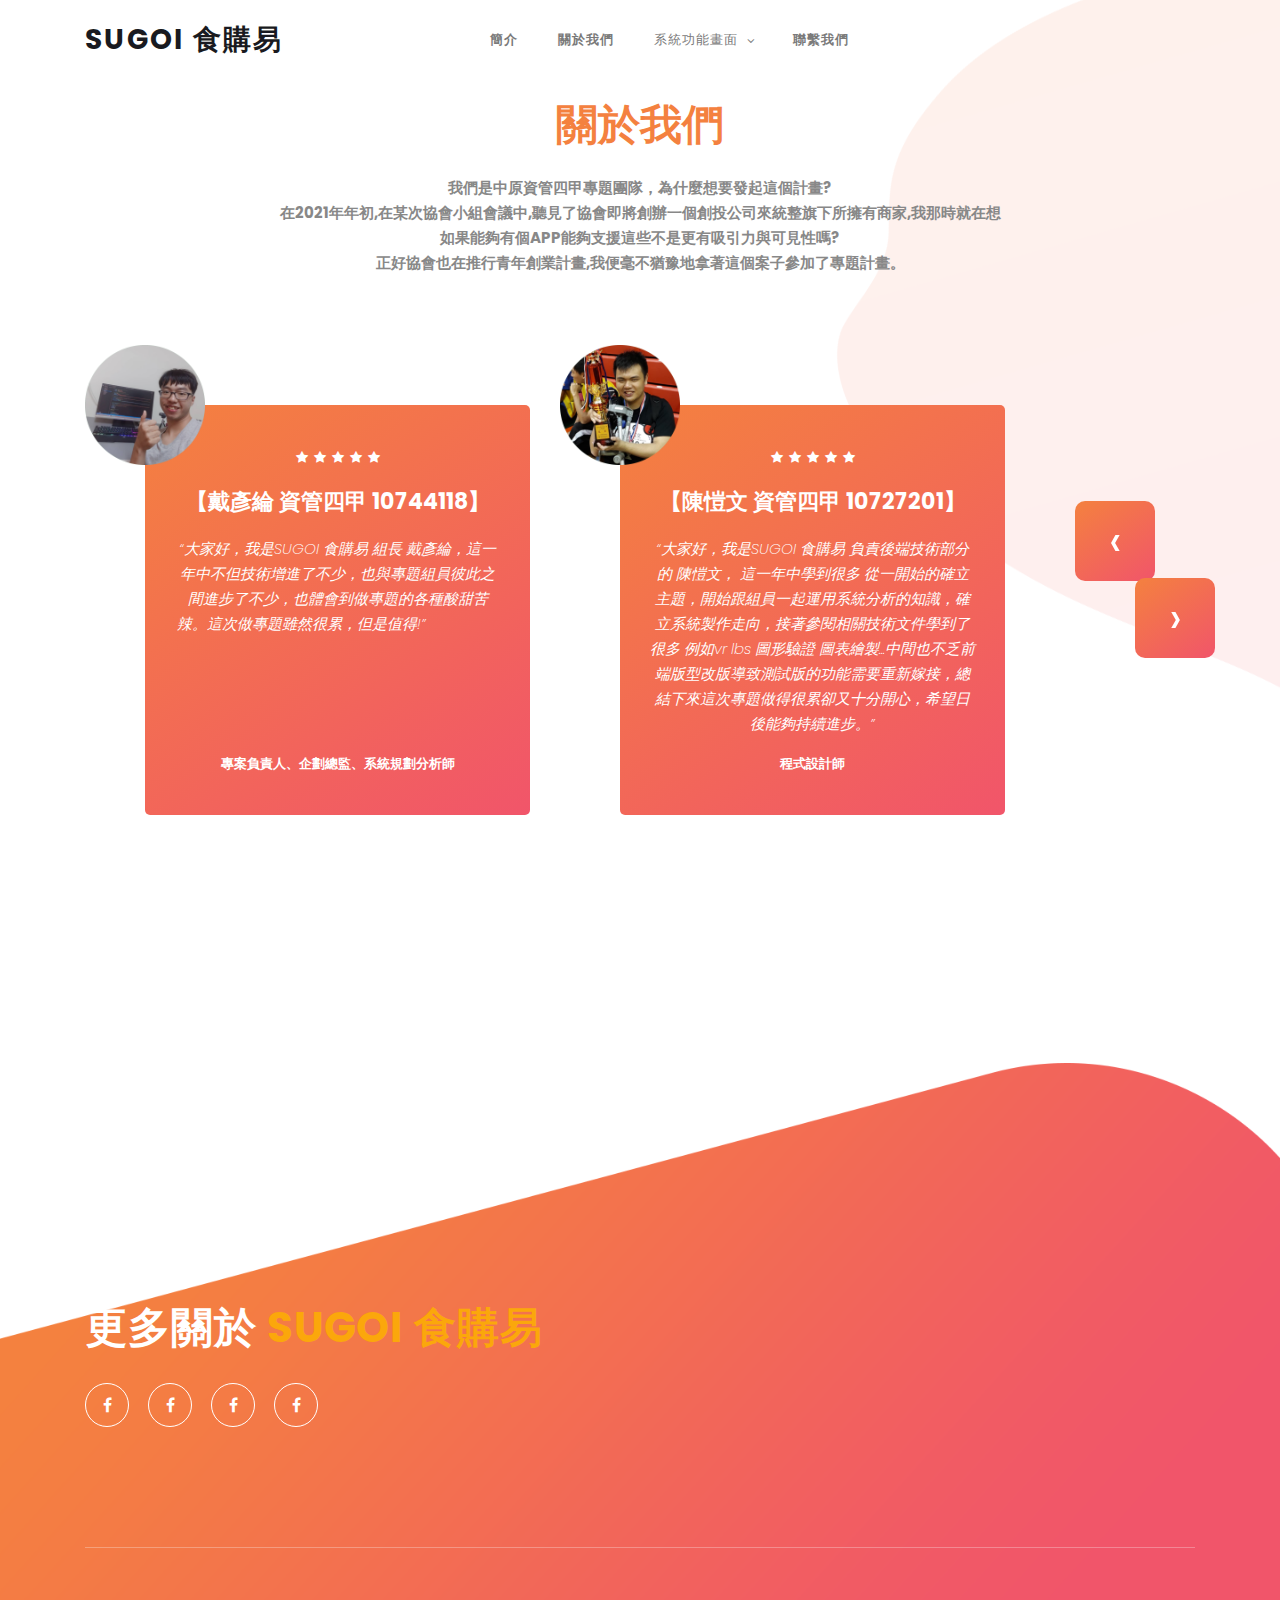
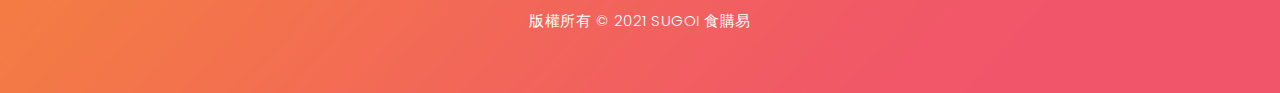
<file: Sugoi/team.html>
<!DOCTYPE html>
<html lang="en">

<head>

    <meta charset="utf-8">
    <meta name="viewport" content="width=device-width, initial-scale=1, shrink-to-fit=no">
    <meta name="description" content="">
    
    <link href="https://fonts.googleapis.com/css?family=Poppins:100,200,300,400,500,600,700,800,900&display=swap" rel="stylesheet">

    <title>SUGOI 食購易</title>


    <!-- Additional CSS Files -->
    <link rel="stylesheet" type="text/css" href="assets/css/bootstrap.min.css">

    <link rel="stylesheet" type="text/css" href="assets/css/font-awesome.css">

    <link rel="stylesheet" href="assets/css/sugoi.css">

    <link rel="stylesheet" href="assets/css/owl-carousel.css">
	
	<link rel="stylesheet" type="text/css" href="https://csshake.surge.sh/csshake.min.css">

</head>

<body id="CCCC">
    
    <div id="preloader">
        <div class="jumper">
            <div></div>
            <div></div>
            <div></div>
        </div>
    </div>

    <header class="header-area header-sticky">
        <div class="container">
            <div class="row">
                <div class="col-12">
                    <nav class="main-nav">
                     
						<img class="shake-opacity shake-constant shake-freeze" id="e71" src="assets/images/71e.gif" alt="" width="100px" height="100px" style="position:fixed; top:100px; left:1550px">
						<div class="UP">
							<a href="#CCCC"><img src="assets/images/up.png" width="70px" height="70px" style="position:fixed; top:700px; left:1550px"></a>
						</div>						
                        <a href="index.html" class="logo">
                            SUGOI 食購易
                        </a>
                     
                        <ul class="nav">
                            <li class="scroll-to-section"><a href="index.html" class="" style="font-weight:bold;">簡介</a></li>
							<li class="scroll-to-section"><a href="#CCCC" class="menu-item" style="font-weight:bold;">關於我們</a></li>							
                            <li class="submenu">
                                <a href="javascript:;">系統功能畫面</a>
                                <ul>
                                    <li><a href="system01.html" class="">優惠劵</a></li>
                                    <li><a href="system02.html" class="">Geo Sores「地理商家」</a></li>
                                    <li><a href="system03.html" class="">VR360環景服務</a></li>
                                    <li><a href="system04.html" class="">升級商家用戶</a></li>
                                </ul>
                            </li>
                            <li class="scroll-to-section"><a href="index.html#contact-us" class="" style="font-weight:bold;">聯繫我們</a></li>
                        </ul>
                        <a class='menu-trigger'>
                            <span>Menu</span>
                        </a>
                        
                    </nav>
                </div>
            </div>
        </div>
    </header>

    <div class="right-image-decor"></div>

  
    <section class="section" id="testimonials">
        <div class="container">
            <div class="row">
                <div class="col-lg-8 offset-lg-2">
                    <div class="center-heading">
                        <h2><em>關於我們</em></h2>
                        <p style="font-weight:bold;">我們是中原資管四甲專題團隊，為什麼想要發起這個計畫?<br>在2021年年初,在某次協會小組會議中,聽見了協會即將創辦一個創投公司來統整旗下所擁有商家,我那時就在想如果能夠有個APP能夠支援這些不是更有吸引力與可見性嗎?<br>正好協會也在推行青年創業計畫,我便毫不猶豫地拿著這個案子參加了專題計畫。</p>
                    </div>
                </div>
                <div class="col-lg-10 col-md-12 col-sm-12 mobile-bottom-fix-big"
                    data-scroll-reveal="enter left move 30px over 0.6s after 0.4s">
                    <div class="owl-carousel owl-theme">
                        <div class="item service-item">
                            <div class="author">
                                <i><img src="assets/images/testimonial-author-1.png" alt="Author One"></i>
                            </div>
                            <div class="testimonial-content">
                                <ul class="stars">
                                    <li><i class="fa fa-star"></i></li>
                                    <li><i class="fa fa-star"></i></li>
                                    <li><i class="fa fa-star"></i></li>
                                    <li><i class="fa fa-star"></i></li>
                                    <li><i class="fa fa-star"></i></li>
                                </ul>
                                <h4 style="font-weight:bold;">【戴彥綸 資管四甲 10744118】</h4>
                                <p>“大家好，我是SUGOI 食購易 組長 戴彥綸，這一年中不但技術增進了不少，也與專題組員彼此之間進步了不少，也體會到做專題的各種酸甜苦辣。這次做專題雖然很累，但是值得!” &nbsp; &nbsp; &nbsp; &nbsp; &nbsp; &nbsp; &nbsp; &nbsp; &nbsp; &nbsp; &nbsp; &nbsp; &nbsp; &nbsp; &nbsp; &nbsp; &nbsp; &nbsp; &nbsp; &nbsp; &nbsp; &nbsp; &nbsp; &nbsp; &nbsp; &nbsp; &nbsp; &nbsp; &nbsp; &nbsp; &nbsp; &nbsp; &nbsp; &nbsp; &nbsp; &nbsp; &nbsp; &nbsp; &nbsp; &nbsp; &nbsp; &nbsp; &nbsp; &nbsp; &nbsp; &nbsp; &nbsp; &nbsp; &nbsp; &nbsp; &nbsp; &nbsp; &nbsp; &nbsp; &nbsp; &nbsp; &nbsp; &nbsp; &nbsp; &nbsp; &nbsp; &nbsp; &nbsp; &nbsp; &nbsp; &nbsp; &nbsp; &nbsp; &nbsp; &nbsp; &nbsp; &nbsp; &nbsp; &nbsp; &nbsp; &nbsp; &nbsp; &nbsp; &nbsp; &nbsp; &nbsp; &nbsp; &nbsp; &nbsp; &nbsp; &nbsp; &nbsp; &nbsp; &nbsp; &nbsp; &nbsp; &nbsp; &nbsp; &nbsp; &nbsp; &nbsp; &nbsp; &nbsp; &nbsp; &nbsp; &nbsp; &nbsp; &nbsp; &nbsp; &nbsp; &nbsp; &nbsp; &nbsp; &nbsp; &nbsp; &nbsp; &nbsp; &nbsp; &nbsp; &nbsp; &nbsp; &nbsp; &nbsp; &nbsp; &nbsp; &nbsp; &nbsp; &nbsp; &nbsp; &nbsp; &nbsp; &nbsp; &nbsp; &nbsp; &nbsp; &nbsp; &nbsp; &nbsp; &nbsp; &nbsp; &nbsp; &nbsp; &nbsp; &nbsp; &nbsp; &nbsp;</p>
                                <span style="font-weight:bold;">專案負責人、企劃總監、系統規劃分析師</span>
                            </div>
                        </div>
                        <div class="item service-item">
                            <div class="author">
                                <i><img src="assets/images/testimonial-author-2.png" alt="Second Author"></i>
                            </div>
                            <div class="testimonial-content">
                                <ul class="stars">
                                    <li><i class="fa fa-star"></i></li>
                                    <li><i class="fa fa-star"></i></li>
                                    <li><i class="fa fa-star"></i></li>
                                    <li><i class="fa fa-star"></i></li>
                                    <li><i class="fa fa-star"></i></li>
                                </ul>
                                <h4 style="font-weight:bold;">【陳愷文 資管四甲 10727201】</h4>
                                <p>“大家好，我是SUGOI 食購易 負責後端技術部分的 陳愷文， 這一年中學到很多 從一開始的確立主題，開始跟組員一起運用系統分析的知識，確立系統製作走向，接著參閱相關技術文件學到了很多 例如vr lbs 圖形驗證 圖表繪製...中間也不乏前端版型改版導致測試版的功能需要重新嫁接，總結下來這次專題做得很累卻又十分開心，希望日後能夠持續進步。”</p>
                                <span style="font-weight:bold;">程式設計師</span>
                            </div>
                        </div>
                        <div class="item service-item">
                            <div class="author">
                                <i><img src="assets/images/testimonial-author-3.png" alt="Author Third"></i>
                            </div>
                            <div class="testimonial-content">
                                <ul class="stars">
                                    <li><i class="fa fa-star"></i></li>
                                    <li><i class="fa fa-star"></i></li>
                                    <li><i class="fa fa-star"></i></li>
                                    <li><i class="fa fa-star"></i></li>
                                    <li><i class="fa fa-star"></i></li>
                                </ul>
                                <h4 style="font-weight:bold;">【吳學沅 資管四甲 10744125】</h4>
                                <p>“大家好，我是組員 吳學沅，這一年中部分體會一般公司所設立之臨時專案小組的工作型態，唯一的差別是組員間都已經有磨合歷史了，所以合作的異常順暢，在正常公司相信會有磨合期的問題。這次專題一大部分的雛型都是由彥綸所構思出的，而我在這次專題中依其負責了系統分析的責任，後續由我跟彥綸在進行安卓的前端製作，而愷文則進行後端接口的製作”</p>
                                <span style="font-weight:bold;">程式設計師</span>
                            </div>
                        </div>
                        <div class="item service-item">
                            <div class="author">
                                <i><img src="assets/images/testimonial-author-4.png" alt="Fourth Author"></i>
                            </div>
                            <div class="testimonial-content">
                                <ul class="stars">
                                    <li><i class="fa fa-star"></i></li>
                                    <li><i class="fa fa-star"></i></li>
                                    <li><i class="fa fa-star"></i></li>
                                    <li><i class="fa fa-star"></i></li>
                                    <li><i class="fa fa-star"></i></li>
                                </ul>
                                <h4 style="font-weight:bold;">【鍾征哲 資管四甲 10727171】</h4>
                                <p>"大家好，我是SUGOI 食購易 負責前端部分的 鍾征哲， 在這兩個學期中學到很多，開始一切跟組員一起運用在學校課程學習的知識，正確整個專案的走向以及該用的技術，跟著各種情況去爬文參閱相關技術文件學到了很多，了解了做一個App多麼不容易，前端中間也是面臨很多問題比如ui介面的排版等等，這次專題雖然遇見很多問題但是收穫非常多。"</p>
                                <span style="font-weight:bold;">UI/UX設計師</span>
                            </div>
                        </div>
                    </div>
                </div>
            </div>
        </div>
    </section>
   
    <footer id="contact-us">
        <div class="container">
            <div class="footer-content">
                <div class="row">
                    
     
                    <div class="right-content col-lg-6 col-md-12 col-sm-12">
                        <h2>更多關於 <em>SUGOI 食購易</em></h2>
                        
                        <ul class="social">
                            <li><a href="https://www.facebook.com/profile.php?id=100002841323861" target="_blank"><i class="fa fa-facebook"></i></a></li>
                            <li><a href="https://www.facebook.com/caad.as.1" target="_blank"><i class="fa fa-facebook"></i></a></li>
                            <li><a href="https://www.facebook.com/ffoogera" target="_blank"><i class="fa fa-facebook"></i></a></li>
                            <li><a href="https://www.facebook.com/chen.kevin.750" target="_blank"><i class="fa fa-facebook"></i></a></li>
                        </ul>
                    </div>
                </div>
            </div>
            <div class="row">
                <div class="col-lg-12">
                    <div class="sub-footer">
                        <p>版權所有 &copy; 2021 SUGOI 食購易</p>
                    </div>
                </div>
            </div>
        </div>
    </footer>

    <!-- jQuery -->
    <script src="assets/js/jquery-2.1.0.min.js"></script>

    <!-- Bootstrap -->
    <script src="assets/js/popper.js"></script>
    <script src="assets/js/bootstrap.min.js"></script>

    <!-- Plugins -->
    <script src="assets/js/owl-carousel.js"></script>
    <script src="assets/js/scrollreveal.min.js"></script>
    <script src="assets/js/waypoints.min.js"></script>
    <script src="assets/js/jquery.counterup.min.js"></script>
    <script src="assets/js/imgfix.min.js"></script>

    <!-- Global Init -->
    <script src="assets/js/custom.js"></script>

</body>
</html>
</file>
<file: Sugoi/assets/css/sugoi.css>
@import url("https://fonts.googleapis.com/css?family=Poppins:100,200,300,400,500,600,700,800,900");


html, body, div, span, applet, object, iframe, h1, h2, h3, h4, h5, h6, p, blockquote, div
pre, a, abbr, acronym, address, big, cite, code, del, dfn, em, font, img, ins, kbd, q,
s, samp, small, strike, strong, sub, sup, tt, var, b, u, i, center, dl, dt, dd, ol, ul, li,
figure, header, nav, section, article, aside, footer, figcaption {
  margin: 0;
  padding: 0;
  border: 0;
  outline: 0;
}

.clearfix:after {
  content: ".";
  display: block;
  clear: both;
  visibility: hidden;
  line-height: 0;
  height: 0;
}

.clearfix {
  display: inline-block;
}

html[xmlns] .clearfix {
  display: block;
}

* html .clearfix {
  height: 1%;
}

ul, li {
  padding: 0;
  margin: 0;
  list-style: none;
}

header, nav, section, article, aside, footer, hgroup {
  display: block;
}

* {
  box-sizing: border-box;
}

html, body {
  font-family: 'Poppins', sans-serif;
  font-weight: 400;
  background-color: #fff;
  font-size: 16px;
  -ms-text-size-adjust: 100%;
  -webkit-font-smoothing: antialiased;
  -moz-osx-font-smoothing: grayscale;
}

a {
  text-decoration: none !important;
}

h1, h2, h3, h4, h5, h6 {
  margin-top: 0px;
  margin-bottom: 0px;
}

ul {
  margin-bottom: 0px;
}

p {
  font-size: 15px;
  line-height: 25px;
  color: #888;
}

/* 
---------------------------------------------
風格
--------------------------------------------- 
*/
html,
body {
  background: #fff;
  font-family: 'Poppins', sans-serif;
}

::selection {
  background: #f1556a;
  color: #fff;
}

::-moz-selection {
  background: #f1556a;
  color: #fff;
}

@media (max-width: 991px) {
  html, body {
    overflow-x: hidden;
  }
  .mobile-top-fix {
    margin-top: 30px;
    margin-bottom: 0px;
  }
  .mobile-bottom-fix {
    margin-bottom: 30px;
  }
  .mobile-bottom-fix-big {
    margin-bottom: 60px;
  }
}

a.main-button-slider {
  font-size: 14px;
  border-radius: 25px;
  padding: 15px 25px;
  background-color: #fba70b;
  text-transform: uppercase;
  color: #fff;
  font-weight: 600;
  letter-spacing: 1px;
  -webkit-transition: all 0.3s ease 0s;
  -moz-transition: all 0.3s ease 0s;
  -o-transition: all 0.3s ease 0s;
  transition: all 0.3s ease 0s;
}

a.main-button-slider:hover {
  background-color: #f1556a;
}

a.main-button-slider02 {
  font-size: 14px;
  border-radius: 25px;
  padding: 15px 25px;
  background-color: #ff0000;
  text-transform: uppercase;
  color: #fff;
  font-weight: 600;
  letter-spacing: 1px;
  -webkit-transition: all 0.3s ease 0s;
  -moz-transition: all 0.3s ease 0s;
  -o-transition: all 0.3s ease 0s;
  transition: all 0.3s ease 0s;
}

a.main-button-slider02:hover {
  background-color: #ff7575;
}

a.main-button {
  font-size: 14px;
  border-radius: 25px;
  padding: 15px 25px;
  background-color: #f4813f;
  text-transform: uppercase;
  color: #fff;
  font-weight: 600;
  letter-spacing: 1px;
  -webkit-transition: all 0.3s ease 0s;
  -moz-transition: all 0.3s ease 0s;
  -o-transition: all 0.3s ease 0s;
  transition: all 0.3s ease 0s;
}

a.main-button:hover {
  background-color: #f1556a;
}

button.main-button {
  outline: none;
  border: none;
  cursor: pointer;
  font-size: 14px;
  border-radius: 25px;
  padding: 15px 25px;
  background-color: #f4813f;
  text-transform: uppercase;
  color: #fff;
  font-weight: 600;
  letter-spacing: 1px;
  -webkit-transition: all 0.3s ease 0s;
  -moz-transition: all 0.3s ease 0s;
  -o-transition: all 0.3s ease 0s;
  transition: all 0.3s ease 0s;
}

button.main-button:hover {
  background-color: #f1556a;
}


.center-heading {
  margin-bottom: 70px;
}

.center-heading h2 {
  margin-top: 0px;
  text-align: center;
  font-size: 42px;
  font-weight: 700;
  color: #1e1e1e;
  margin-bottom: 25px;
}

.center-heading h2 em {
  font-style: normal;
  color: #f4813f;
}

.center-heading p {
  font-size: 15px;
  color: #888;
  text-align: center;
}


/* 
---------------------------------------------
標題
--------------------------------------------- 
*/

.background-header {
  background-color: #fff;
  height: 80px!important;
  position: fixed!important;
  top: 0px;
  left: 0px;
  right: 0px;
  box-shadow: 0px 0px 10px rgba(0,0,0,0.15)!important;
}

.background-header .logo,
.background-header .main-nav .nav li a {
  color: #1e1e1e!important;
}

.background-header .main-nav .nav li:hover a {
  color: #fba70b!important;
}

.background-header .nav li a.active {
  color: #fba70b!important;
}

.header-area {
  position: absolute;
  top: 0px;
  left: 0px;
  right: 0px;
  z-index: 100;
  height: 100px;
  -webkit-transition: all .5s ease 0s;
  -moz-transition: all .5s ease 0s;
  -o-transition: all .5s ease 0s;
  transition: all .5s ease 0s;
}

.header-area .main-nav {
  min-height: 80px;
  background: transparent;
}

.header-area .main-nav .logo {
  line-height: 80px;
  color: #191a20;
  font-size: 28px;
  font-weight: 700;
  text-transform: uppercase;
  letter-spacing: 2px;
  float: left;
  -webkit-transition: all 0.3s ease 0s;
  -moz-transition: all 0.3s ease 0s;
  -o-transition: all 0.3s ease 0s;
  transition: all 0.3s ease 0s;
}


.header-area .main-nav .nav {
  float: left;
  margin-top: 27px;
  margin-left: 15%;
  margin-right: 0px;
  background-color: #fff;
  padding: 0px 20px;
  -webkit-transition: all 0.3s ease 0s;
  -moz-transition: all 0.3s ease 0s;
  -o-transition: all 0.3s ease 0s;
  transition: all 0.3s ease 0s;
  position: relative;
  z-index: 999;
}

.header-area .main-nav .nav li {
  padding-left: 20px;
  padding-right: 20px;
}

.header-area .main-nav .nav li:last-child {
  padding-right: 0px;
}

.header-area .main-nav .nav li a {
  display: block;
  font-weight: 500;
  font-size: 13px;
  color: #7a7a7a;
  text-transform: uppercase;
  -webkit-transition: all 0.3s ease 0s;
  -moz-transition: all 0.3s ease 0s;
  -o-transition: all 0.3s ease 0s;
  transition: all 0.3s ease 0s;
  height: 40px;
  line-height: 40px;
  border: transparent;
  letter-spacing: 1px;
}

.header-area .main-nav .nav li:hover a {
  color: #fba70b;
}

.header-area .main-nav .nav li.submenu {
  position: relative;
  padding-right: 35px;
}

.header-area .main-nav .nav li.submenu:after {
  font-family: FontAwesome;
  content: "\f107";
  font-size: 12px;
  color: #7a7a7a;
  position: absolute;
  right: 18px;
  top: 12px;
}

.header-area .main-nav .nav li.submenu ul {
  position: absolute;
  width: 200px;
  box-shadow: 0 2px 28px 0 rgba(0, 0, 0, 0.06);
  overflow: hidden;
  top: 40px;
  opacity: 0;
  transform: translateY(-2em);
  visibility: hidden;
  z-index: -1;
  transition: all 0.3s ease-in-out 0s, visibility 0s linear 0.3s, z-index 0s linear 0.01s;
}

.header-area .main-nav .nav li.submenu ul li {
  margin-left: 0px;
  padding-left: 0px;
  padding-right: 0px;
}

.header-area .main-nav .nav li.submenu ul li a {
  display: block;
  background: #fff;
  color: #7a7a7a!important;
  padding-left: 20px;
  height: 40px;
  line-height: 40px;
  -webkit-transition: all 0.3s ease 0s;
  -moz-transition: all 0.3s ease 0s;
  -o-transition: all 0.3s ease 0s;
  transition: all 0.3s ease 0s;
  position: relative;
  font-size: 13px;
  border-bottom: 1px solid #f5f5f5;
}

.header-area .main-nav .nav li.submenu ul li a:before {
  content: '';
  position: absolute;
  width: 0px;
  height: 40px;
  left: 0px;
  top: 0px;
  bottom: 0px;
  -webkit-transition: all 0.3s ease 0s;
  -moz-transition: all 0.3s ease 0s;
  -o-transition: all 0.3s ease 0s;
  transition: all 0.3s ease 0s;
  background: #fba70b;
}

.header-area .main-nav .nav li.submenu ul li a:hover {
  background: #fff;
  color: #fba70b!important;
  padding-left: 25px;
}

.header-area .main-nav .nav li.submenu ul li a:hover:before {
  width: 3px;
}

.header-area .main-nav .nav li.submenu:hover ul {
  visibility: visible;
  opacity: 1;
  z-index: 1;
  transform: translateY(0%);
  transition-delay: 0s, 0s, 0.3s;
}

.header-area .main-nav .menu-trigger {
  cursor: pointer;
  display: block;
  position: absolute;
  top: 23px;
  width: 32px;
  height: 40px;
  text-indent: -9999em;
  z-index: 99;
  right: 40px;
  display: none;
}

.header-area .main-nav .menu-trigger span,
.header-area .main-nav .menu-trigger span:before,
.header-area .main-nav .menu-trigger span:after {
  -moz-transition: all 0.4s;
  -o-transition: all 0.4s;
  -webkit-transition: all 0.4s;
  transition: all 0.4s;
  background-color: #1e1e1e;
  display: block;
  position: absolute;
  width: 30px;
  height: 2px;
  left: 0;
}

.background-header .main-nav .menu-trigger span,
.background-header .main-nav .menu-trigger span:before,
.background-header .main-nav .menu-trigger span:after {
  background-color: #1e1e1e;
}

.header-area .main-nav .menu-trigger span:before,
.header-area .main-nav .menu-trigger span:after {
  -moz-transition: all 0.4s;
  -o-transition: all 0.4s;
  -webkit-transition: all 0.4s;
  transition: all 0.4s;
  background-color: #1e1e1e;
  display: block;
  position: absolute;
  width: 30px;
  height: 2px;
  left: 0;
  width: 75%;
}

.background-header .main-nav .menu-trigger span:before,
.background-header .main-nav .menu-trigger span:after {
  background-color: #1e1e1e;
}

.header-area .main-nav .menu-trigger span:before,
.header-area .main-nav .menu-trigger span:after {
  content: "";
}

.header-area .main-nav .menu-trigger span {
  top: 16px;
}

.header-area .main-nav .menu-trigger span:before {
  -moz-transform-origin: 33% 100%;
  -ms-transform-origin: 33% 100%;
  -webkit-transform-origin: 33% 100%;
  transform-origin: 33% 100%;
  top: -10px;
  z-index: 10;
}

.header-area .main-nav .menu-trigger span:after {
  -moz-transform-origin: 33% 0;
  -ms-transform-origin: 33% 0;
  -webkit-transform-origin: 33% 0;
  transform-origin: 33% 0;
  top: 10px;
}

.header-area .main-nav .menu-trigger.active span,
.header-area .main-nav .menu-trigger.active span:before,
.header-area .main-nav .menu-trigger.active span:after {
  background-color: transparent;
  width: 100%;
}

.header-area .main-nav .menu-trigger.active span:before {
  -moz-transform: translateY(6px) translateX(1px) rotate(45deg);
  -ms-transform: translateY(6px) translateX(1px) rotate(45deg);
  -webkit-transform: translateY(6px) translateX(1px) rotate(45deg);
  transform: translateY(6px) translateX(1px) rotate(45deg);
  background-color: #1e1e1e;
}

.background-header .main-nav .menu-trigger.active span:before {
  background-color: #1e1e1e;
}

.header-area .main-nav .menu-trigger.active span:after {
  -moz-transform: translateY(-6px) translateX(1px) rotate(-45deg);
  -ms-transform: translateY(-6px) translateX(1px) rotate(-45deg);
  -webkit-transform: translateY(-6px) translateX(1px) rotate(-45deg);
  transform: translateY(-6px) translateX(1px) rotate(-45deg);
  background-color: #1e1e1e;
}

.background-header .main-nav .menu-trigger.active span:after {
  background-color: #1e1e1e;
}

.header-area.header-sticky {
  min-height: 80px;
}

.header-area.header-sticky .nav {
  margin-top: 20px !important;
}

.header-area.header-sticky .nav li a.active {
  color: #fba70b;
}

@media (max-width: 1200px) {
  .header-area .main-nav .nav li {
    padding-left: 12px;
    padding-right: 12px;
  }
  .header-area .main-nav:before {
    display: none;
  }
}

@media (max-width: 991px) {
  .logo {
    text-align: center;
    float: none!important;
  }
  .header-area {
    background-color: #f7f7f7;
    padding: 0px 15px;
    height: 80px;
    box-shadow: none;
    text-align: center;
  }
  .header-area .container {
    padding: 0px;
  }
  .header-area .logo {
    margin-left: 30px;
  }
  .header-area .menu-trigger {
    display: block !important;
  }
  .header-area .main-nav {
    overflow: hidden;
  }
  .header-area .main-nav .nav {
    float: none;
    width: 100%;
    margin-top: 0px !important;
    display: none;
    -webkit-transition: all 0s ease 0s;
    -moz-transition: all 0s ease 0s;
    -o-transition: all 0s ease 0s;
    transition: all 0s ease 0s;
    margin-left: 0px;
  }
  .header-area .main-nav .nav li:first-child {
    border-top: 1px solid #eee;
  }
  .header-area .main-nav .nav li {
    width: 100%;
    background: #fff;
    border-bottom: 1px solid #eee;
    padding-left: 0px !important;
    padding-right: 0px !important;
  }
  .header-area .main-nav .nav li a {
    height: 50px !important;
    line-height: 50px !important;
    padding: 0px !important;
    border: none !important;
    background: #f7f7f7 !important;
    color: #191a20 !important;
  }
  .header-area .main-nav .nav li a:hover {
    background: #eee !important;
    color: #fba70b!important;
  }
  .header-area .main-nav .nav li.submenu ul {
    position: relative;
    visibility: inherit;
    opacity: 1;
    z-index: 1;
    transform: translateY(0%);
    transition-delay: 0s, 0s, 0.3s;
    top: 0px;
    width: 100%;
    box-shadow: none;
    height: 0px;
  }
  .header-area .main-nav .nav li.submenu ul li a {
    font-size: 12px;
    font-weight: 400;
  }
  .header-area .main-nav .nav li.submenu ul li a:hover:before {
    width: 0px;
  }
  .header-area .main-nav .nav li.submenu ul.active {
    height: auto !important;
  }
  .header-area .main-nav .nav li.submenu:after {
    color: #3B566E;
    right: 25px;
    font-size: 14px;
    top: 15px;
  }
  .header-area .main-nav .nav li.submenu:hover ul, .header-area .main-nav .nav li.submenu:focus ul {
    height: 0px;
  }
}

@media (min-width: 992px) {
  .header-area .main-nav .nav {
    display: flex !important;
  }
}


/* 
---------------------------------------------
welcome
--------------------------------------------- 
*/
.welcome-area {
  width: 100%;
  height: 100vh;
  min-height: 793px;
  background-image: url(../images/banner-bg.png);
  background-repeat: no-repeat;
  background-position: right top;
}

.welcome-area .header-text .left-text {
  position: relative;
  align-self: center;
  margin-top: 35%;
  transform: perspective(1px) translateY(-30%) !important;
}

.welcome-area .header-text h1 {
  font-weight: 900;
  font-size: 52px;
  line-height: 80px;
  letter-spacing: 1px;
  margin-bottom: 30px;
  color: #191a20;
}

.welcome-area .header-text h1 em {
  font-style: normal;
  color: #fba70b;
}

.welcome-area .header-text p {
  font-weight: 300;
  font-size: 17px;
  color: #7a7a7a;
  line-height: 30px;
  letter-spacing: 0.25px;
  margin-bottom: 40px;
  position: relative;
}

@media (max-width: 1420px) {
  .welcome-area .header-text {
    width: 70%;
    margin-left: 5%;
  }
}

@media (max-width: 1320px) {
  .welcome-area .header-text .left-text {
    margin-top: 50%;
  }
  .welcome-area .header-text {
    width: 50%;
    margin-left: 5%;
  }
}

@media (max-width: 1140px) {
  .welcome-area {
    height: auto;
  }
  .welcome-area .header-text {       
    width: 92%;
    padding-top: 793px;
  }
  .welcome-area .header-text .left-text {
    margin-top: 5%;
    transform: none !important;
  }
}
@media (max-width: 810px) {
  .welcome-area {
    background-size: contain;
  }

  .welcome-area .header-text {
    padding-top: 100%;
    margin-left: 0;
  }
    
  .container-fluid .col-md-12 {
    margin-right: 0px;
    padding-right: 0px;
  }
}

/*
---------------------------------------------
關於
---------------------------------------------
*/

#about {
  padding: 100px 0px;
  position: relative;
  z-index: 9;
}

@media (max-width: 992px) {
  .features-item {
    margin-bottom: 45px;
  }
}

.features-item {
  border-radius: 5px;
  padding: 60px 30px;
  text-align: center;
  box-shadow: 0px 0px 10px rgba(0,0,0,0.1);
}

.features-item h2 {
  z-index: 9;
  position: absolute;
  top: 15px;
  left: 45px;
  font-size: 100px;
  font-weight: 600;
  color: #fdefe9;
}

.features-item img {
  z-index: 10;
  position: relative;
  max-width: 100%;
  margin-bottom: 40px;
}

.features-item h4 {
  margin-top: 0px;
  font-size: 22px;
  color: #1e1e1e;
  margin-bottom: 25px;
}

.features-item .main-button {
  margin-top: 35px;
  display: inline-block;
}


/*
---------------------------------------------
promotion
---------------------------------------------
*/

.left-image-decor {
  background-image: url(../images/left-bg-decor.png);
  background-repeat: no-repeat;
  position: absolute;
  width: 100%;
  display: inline-block;
  height: 110%;
  margin-top: -200px;
}

#promotion {
  padding: 100px 0px;
}

#promotion .left-image {
  align-self: center;
}

#promotion .right-text ul {
  padding: 0;
  margin: 0;
}

#promotion .right-text ul li {
  display: inline-block;
  margin-bottom: 60px;
}

#promotion .right-text ul li:last-child {
  margin-bottom: 0px;
}

#promotion .right-text img {
  display: inline-block;
  float: left;
  margin-right: 30px;
}

#promotion .right-text h4 {
  font-size: 22px;
  color: #1e1e1e;
  margin-bottom: 15px;
  margin-top: 3px;
}


/*
--------------------------------------------
testimonials
--------------------------------------------
*/
.right-image-decor {
  background-image: url(../images/right-bg-decor.png);
  background-repeat: no-repeat;
  background-position: right center;
  position: absolute;
  width: 100%;
  display: inline-block;
  height: 110%;
  margin-top: -200px;
}

#testimonials {
  padding-top: 100px;
  position: relative;
  z-index: 9;
}

#testimonials .item {
  position: relative;
}

#testimonials .item .testimonial-content {
  background: rgb(244,129,63);
  background: linear-gradient(145deg, rgba(244,129,63,1) 0%, rgba(241,85,106,1) 100%);
  margin-left: 60px;
  padding: 40px 30px;
  text-align: center;
  border-radius: 5px;
}

#testimonials .item .testimonial-content ul li {
  display: inline-block;
  margin: 0px 1px;
}

#testimonials .item .testimonial-content ul li i {
  color: #fff;
  font-size: 13px;
}

#testimonials .item .testimonial-content h4 {
  font-size: 22px;
  margin-top: 20px;
  color: #fff;
}

#testimonials .item .testimonial-content p {
  color: #fff;
  font-style: italic;
  font-weight: 200;
  margin: 20px 0px 15px 0px;
}

#testimonials .item .testimonial-content span {
  color: #fff;
  font-weight: 200;
  font-size: 13px;
}

#testimonials .author img {
  max-width: 120px;
  margin-bottom: -60px;
}

.owl-carousel .owl-nav button.owl-next span {
  z-index: 10;
  top: 45%;
  border-radius: 10px;
  font-size: 46px;
  color: #fff;
  right: -210px;
  width: 80px;
  height: 80px;
  line-height: 80px;
  text-align: center;
  display: inline-block;
  background: rgb(244,129,63);
  background: linear-gradient(145deg, rgba(244,129,63,1) 0%, rgba(241,85,106,1) 100%);
  position: absolute;
}

.owl-carousel .owl-nav button.owl-prev span {
  z-index: 9;
  top: 30%;
  border-radius: 10px;
  font-size: 46px;
  color: #fff;
  right: -150px;
  width: 80px;
  height: 80px;
  line-height: 80px;
  text-align: center;
  display: inline-block;
  background: rgb(244,129,63);
  background: linear-gradient(145deg, rgba(244,129,63,1) 0%, rgba(241,85,106,1) 100%);
  position: absolute;
}

@media screen and (max-width: 1060px) {
  .owl-carousel .owl-nav {
    display: none!important;
  }
}

/* 
---------------------------------------------
footer
--------------------------------------------- 
*/

@media (max-width: 992px) {
  footer {
    padding-top: 0px!important;
    margin-top: 0px!important;
  }
  .contact-form {
    margin-bottom: 45px;
  }
  footer .right-content {
    text-align: center;
  }
  footer .footer-content {
    padding: 60px 0px!important;
  }
}

footer {
  margin-top: 200px;
  padding-top: 120px;
  background-image: url(../images/footer-bg.png);
  background-repeat: no-repeat;
  background-position: center center;
  background-size: cover;
  width: 100%;
}

footer .footer-content {
  padding: 120px 0px;
}

.contact-form {
  position: relative;
  z-index: 10;
  padding: 45px;
  border-radius: 5px;
  background-color: #fff;
  box-shadow: 0px 0px 10px rgba(0,0,0,0.1);
  
}

footer .right-content {
  align-self: center;
}

.contact-form input,
.contact-form textarea {
  color: #777;
  font-size: 13px;
  border: 1px solid #eee;
  background-color: #f7f7f7;
  border-radius: 5px;
  width: 100%;
  height: 50px;
  outline: none;
  padding-left: 20px;
  padding-right: 20px;
  -webkit-appearance: none;
  -moz-appearance: none;
  appearance: none;
  margin-bottom: 30px;
}

.contact-form textarea {
  height: 150px;
  resize: none;
  padding: 20px;
}

.contact-form {
  text-align: center;
}

.contact-form ::-webkit-input-placeholder { /* Edge */
  color: #7a7a7a;
}

.contact-form :-ms-input-placeholder { /* Internet Explorer 10-11 */
  color: #7a7a7a;
}

.contact-form ::placeholder {
  color: #7a7a7a;
}

.footer-content .right-content {
  color: #fff;
}

.footer-content .right-content h2 {
  margin-top: 0px;
  margin-bottom: 30px;
  font-size: 42px;
  text-transform: capitalize;
  font-weight: 700;
  letter-spacing: 1px;
}

.footer-content .right-content h2 em {
  font-style: normal;
  color: #fba70b;
}

.footer-content .right-content p {
  color: #FFF;
}

.footer-content .right-content a {
  color: #FFF;
}

.footer-content .right-content a:hover {
  color: #FC3;
}

footer .social {
  overflow: hidden;
  margin-top: 30px;
}

footer .social li:first-child {
  margin-left: 0px;
}

footer .social li {
  margin: 0px 7.5px;
  display: inline-block;
}

footer .social li a {
  color: #fff;
  text-align: center;
  background-color: transparent;
  border: 1px solid #fff;
  width: 44px;
  height: 44px;
  line-height: 44px;
  border-radius: 50%;
  display: inline-block;
  font-size: 16px;
  -webkit-transition: all 0.3s ease 0s;
  -moz-transition: all 0.3s ease 0s;
  -o-transition: all 0.3s ease 0s;
  transition: all 0.3s ease 0s;
}

footer .social li a:hover {
  background-color: #fba70b;
  border-color: #fba70b;
  color: #fff;
}

footer .copyright {
  margin-top: 10px;
  font-weight: 400;
  font-size: 15px;
  color: #4a4a4a;
  letter-spacing: 0.88px;
  text-transform: capitalize;
}

footer .sub-footer {
  padding: 60px 0px;
  border-top: 1px solid rgba(250,250,250,0.3);
  text-align: center;
}

footer .sub-footer a {
	color: #FFF;
}

footer .sub-footer a:hover {
	color: #FC3;
}

footer .sub-footer p {
  color: #fff;
  font-size: 15px;
  font-weight: 300;
  letter-spacing: 0.5px;
}

@media (max-width: 991px) {
  footer .copyright {
    text-align: center;
  }
  footer .social {
    text-align: center;
  }
}

/* 
---------------------------------------------
preloader
--------------------------------------------- 
*/
#preloader {
  overflow: hidden;
  background-image: linear-gradient(145deg, #f4813f 0%, #f1556a 100%);
  left: 0;
  right: 0;
  top: 0;
  bottom: 0;
  position: fixed;
  z-index: 9999;
  color: #fff;
}

#preloader .jumper {
  left: 0;
  top: 0;
  right: 0;
  bottom: 0;
  display: block;
  position: absolute;
  margin: auto;
  width: 50px;
  height: 50px;
}

#preloader .jumper > div {
  background-color: #fff;
  width: 10px;
  height: 10px;
  border-radius: 100%;
  -webkit-animation-fill-mode: both;
  animation-fill-mode: both;
  position: absolute;
  opacity: 0;
  width: 50px;
  height: 50px;
  -webkit-animation: jumper 1s 0s linear infinite;
  animation: jumper 1s 0s linear infinite;
}

#preloader .jumper > div:nth-child(2) {
  -webkit-animation-delay: 0.33333s;
  animation-delay: 0.33333s;
}

#preloader .jumper > div:nth-child(3) {
  -webkit-animation-delay: 0.66666s;
  animation-delay: 0.66666s;
}

@-webkit-keyframes jumper {
  0% {
    opacity: 0;
    -webkit-transform: scale(0);
    transform: scale(0);
  }
  5% {
    opacity: 1;
  }
  100% {
    -webkit-transform: scale(1);
    transform: scale(1);
    opacity: 0;
  }
}

@keyframes jumper {
  0% {
    opacity: 0;
    -webkit-transform: scale(0);
    transform: scale(0);
  }
  5% {
    opacity: 1;
  }
  100% {
    opacity: 0;
  }
}
</file>
<file: Sugoi/assets/css/owl-carousel.css>
/**
 * Owl Carousel v2.3.4
 * Copyright 2013-2018 David Deutsch
 * Licensed under: SEE LICENSE IN https://github.com/OwlCarousel2/OwlCarousel2/blob/master/LICENSE
 */
/*
 *  Owl Carousel - Core
 */
.owl-carousel {
  display: none;
  width: 100%;
  -webkit-tap-highlight-color: transparent;
  /* position relative and z-index fix webkit rendering fonts issue */
  position: relative;
  z-index: 1; }
  .owl-carousel .owl-stage {
    position: relative;
    -ms-touch-action: pan-Y;
    touch-action: manipulation;
    -moz-backface-visibility: hidden;
    /* fix firefox animation glitch */ }
  .owl-carousel .owl-stage:after {
    content: ".";
    display: block;
    clear: both;
    visibility: hidden;
    line-height: 0;
    height: 0; }
  .owl-carousel .owl-stage-outer {
    position: relative;
    overflow: hidden;
    /* fix for flashing background */
    -webkit-transform: translate3d(0px, 0px, 0px); }
  .owl-carousel .owl-wrapper,
  .owl-carousel .owl-item {
    -webkit-backface-visibility: hidden;
    -moz-backface-visibility: hidden;
    -ms-backface-visibility: hidden;
    -webkit-transform: translate3d(0, 0, 0);
    -moz-transform: translate3d(0, 0, 0);
    -ms-transform: translate3d(0, 0, 0); }
  .owl-carousel .owl-item {
    position: relative;
    min-height: 1px;
    float: left;
    -webkit-backface-visibility: hidden;
    -webkit-tap-highlight-color: transparent;
    -webkit-touch-callout: none; }
  .owl-carousel .owl-item img {
    display: block;
    width: 100%; }
  .owl-carousel .owl-nav.disabled,
  .owl-carousel .owl-dots.disabled {
    display: none; }
  .owl-carousel .owl-nav .owl-prev,
  .owl-carousel .owl-nav .owl-next,
  .owl-carousel .owl-dot {
    cursor: pointer;
    -webkit-user-select: none;
    -khtml-user-select: none;
    -moz-user-select: none;
    -ms-user-select: none;
    user-select: none; }
  .owl-carousel .owl-nav button.owl-prev,
  .owl-carousel .owl-nav button.owl-next,
  .owl-carousel button.owl-dot {
    background: none;
    color: inherit;
    border: none;
    padding: 0 !important;
    font: inherit; }
  .owl-carousel.owl-loaded {
    display: block; }
  .owl-carousel.owl-loading {
    opacity: 0;
    display: block; }
  .owl-carousel.owl-hidden {
    opacity: 0; }
  .owl-carousel.owl-refresh .owl-item {
    visibility: hidden; }
  .owl-carousel.owl-drag .owl-item {
    -ms-touch-action: pan-y;
        touch-action: pan-y;
    -webkit-user-select: none;
    -moz-user-select: none;
    -ms-user-select: none;
    user-select: none; }
  .owl-carousel.owl-grab {
    cursor: move;
    cursor: grab; }
  .owl-carousel.owl-rtl {
    direction: rtl; }
  .owl-carousel.owl-rtl .owl-item {
    float: right; }

/* No Js */
.no-js .owl-carousel {
  display: block; }

/*
 *  Owl Carousel - Animate Plugin
 */
.owl-carousel .animated {
  animation-duration: 1000ms;
  animation-fill-mode: both; }

.owl-carousel .owl-animated-in {
  z-index: 0; }

.owl-carousel .owl-animated-out {
  z-index: 1; }

.owl-carousel .fadeOut {
  animation-name: fadeOut; }

@keyframes fadeOut {
  0% {
    opacity: 1; }
  100% {
    opacity: 0; } }

/*
 * 	Owl Carousel - Auto Height Plugin
 */
.owl-height {
  transition: height 500ms ease-in-out; }

/*
 * 	Owl Carousel - Lazy Load Plugin
 */
.owl-carousel .owl-item {
  /**
			This is introduced due to a bug in IE11 where lazy loading combined with autoheight plugin causes a wrong
			calculation of the height of the owl-item that breaks page layouts
		 */ }
  .owl-carousel .owl-item .owl-lazy {
    opacity: 0;
    transition: opacity 400ms ease; }
  .owl-carousel .owl-item .owl-lazy[src^=""], .owl-carousel .owl-item .owl-lazy:not([src]) {
    max-height: 0; }
  .owl-carousel .owl-item img.owl-lazy {
    transform-style: preserve-3d; }

/*
 * 	Owl Carousel - Video Plugin
 */
.owl-carousel .owl-video-wrapper {
  position: relative;
  height: 100%;
  background: #000; }

.owl-carousel .owl-video-play-icon {
  position: absolute;
  height: 80px;
  width: 80px;
  left: 50%;
  top: 50%;
  margin-left: -40px;
  margin-top: -40px;
  background: url("owl.video.play.png") no-repeat;
  cursor: pointer;
  z-index: 1;
  -webkit-backface-visibility: hidden;
  transition: transform 100ms ease; }

.owl-carousel .owl-video-play-icon:hover {
  -ms-transform: scale(1.3, 1.3);
      transform: scale(1.3, 1.3); }

.owl-carousel .owl-video-playing .owl-video-tn,
.owl-carousel .owl-video-playing .owl-video-play-icon {
  display: none; }

.owl-carousel .owl-video-tn {
  opacity: 0;
  height: 100%;
  background-position: center center;
  background-repeat: no-repeat;
  background-size: contain;
  transition: opacity 400ms ease; }

.owl-carousel .owl-video-frame {
  position: relative;
  z-index: 1;
  height: 100%;
  width: 100%; }
</file>
